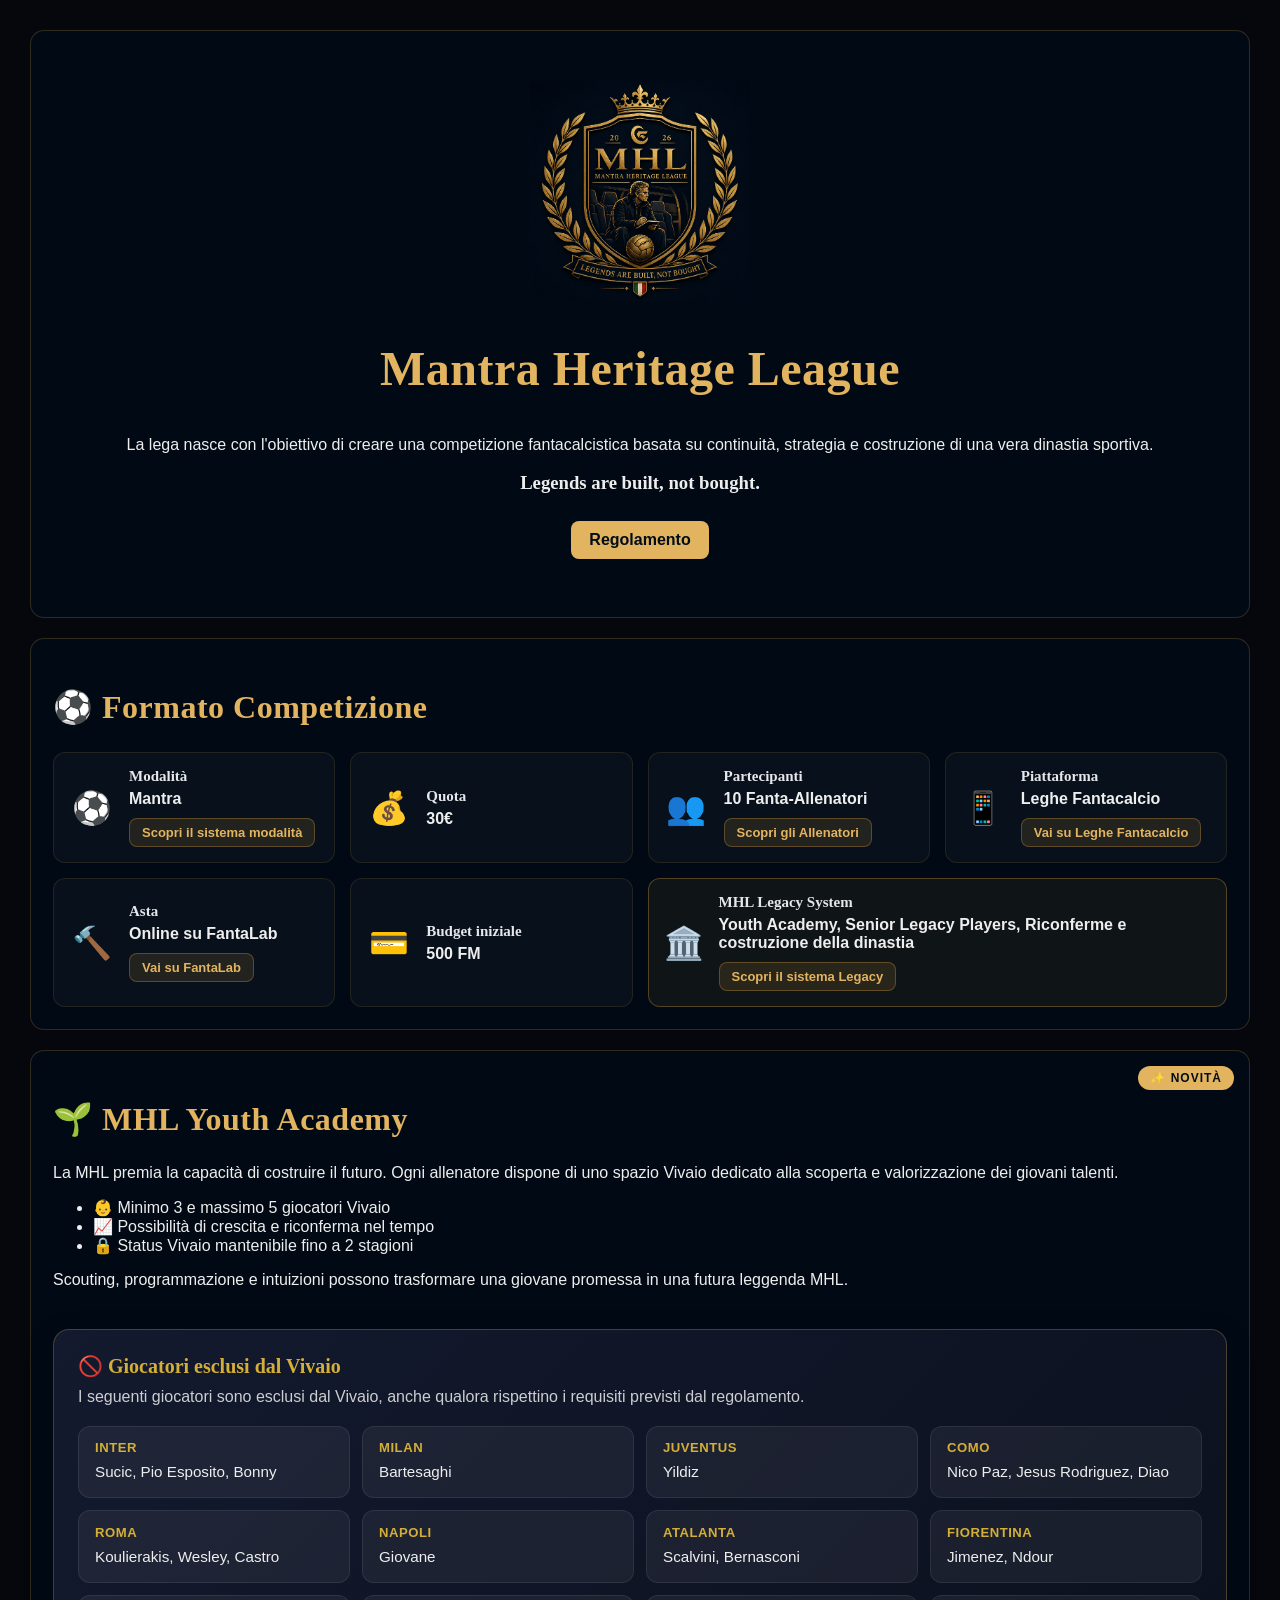
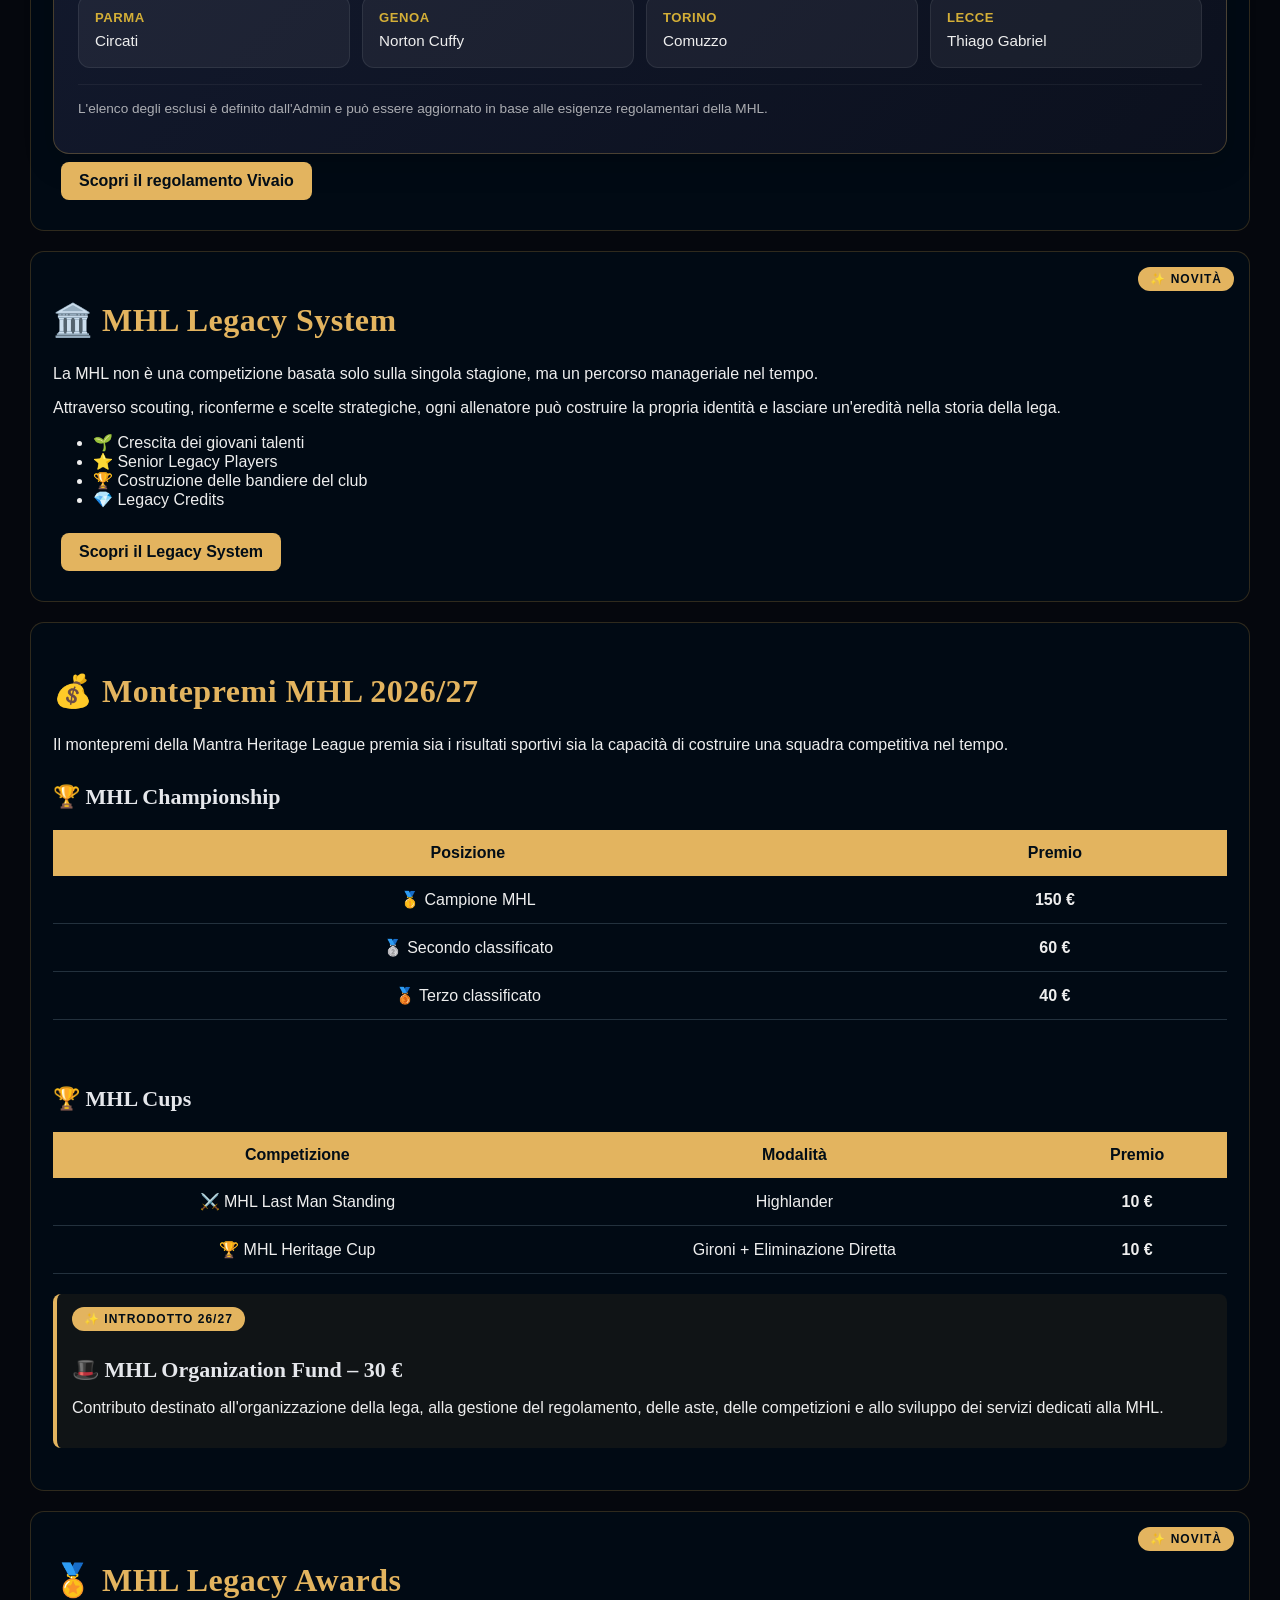
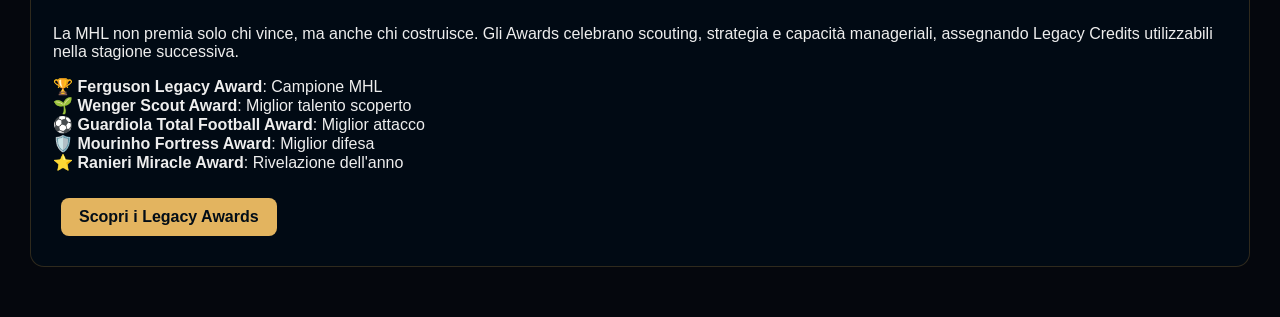
<file: index.html>
<!doctype html>
<html>

<head>
    <meta charset="utf-8">
    <meta name="viewport" content="width=device-width,initial-scale=1">
    <link rel="stylesheet" href="css/style.css">
    <title>MHL</title>
</head>


<body>

<div class="wrap">

    <main class="main">
        <section class="hero">

            <div class="hero-logo">
                <img src="images/logo-main.png" alt="MHL Logo">
            </div>


            <h1>
                Mantra Heritage League
            </h1>


            <p>
                La lega nasce con l'obiettivo di creare una competizione
                fantacalcistica basata su continuità, strategia e costruzione
                di una vera dinastia sportiva.
            </p>


            <h3>
                Legends are built, not bought.
            </h3>


            <a class="btn" href="regolamento.html">
                Regolamento
            </a>

        </section>





        <div class="card" id="formato">


            <h2>
                ⚽ Formato Competizione
            </h2>


            <div class="format-grid">



                <div class="format-item">

                    <div class="format-icon">
                        ⚽
                    </div>


                    <div>

                        <h3>
                            Modalità
                        </h3>

                        <p>
                            Mantra
                        </p>


                        <a class="mini-btn"
                           href="https://www.fantacalcio.it/regolamenti/sistema-mantra">

                            Scopri il sistema modalità

                        </a>


                    </div>

                </div>





                <div class="format-item">

                    <div class="format-icon">
                        💰
                    </div>


                    <div>

                        <h3>
                            Quota
                        </h3>


                        <p>
                            30€
                        </p>


                    </div>

                </div>





                <div class="format-item">

                    <div class="format-icon">
                        👥
                    </div>


                    <div>

                        <h3>
                            Partecipanti
                        </h3>


                        <p>
                            10 Fanta-Allenatori
                        </p>


                        <a class="mini-btn"
                           href="allenatori.html">

                            Scopri gli Allenatori

                        </a>


                    </div>

                </div>





                <div class="format-item">

                    <div class="format-icon">
                        📱
                    </div>


                    <div>

                        <h3>
                            Piattaforma
                        </h3>


                        <p>
                            Leghe Fantacalcio
                        </p>


                        <a class="mini-btn"
                           href="https://leghe.fantacalcio.it/">

                            Vai su Leghe Fantacalcio

                        </a>


                    </div>

                </div>





                <div class="format-item">

                    <div class="format-icon">
                        🔨
                    </div>


                    <div>

                        <h3>
                            Asta
                        </h3>


                        <p>
                            Online su FantaLab
                        </p>


                        <a class="mini-btn"
                           href="https://www.fantalab.it/">

                            Vai su FantaLab

                        </a>


                    </div>

                </div>





                <div class="format-item">

                    <div class="format-icon">
                        💳
                    </div>


                    <div>

                        <h3>
                            Budget iniziale
                        </h3>


                        <p>
                            500 FM
                        </p>


                    </div>

                </div>





                <div class="format-item legacy">

                    <div class="format-icon">
                        🏛️
                    </div>


                    <div>

                        <h3>
                            MHL Legacy System
                        </h3>


                        <p>
                            Youth Academy, Senior Legacy Players,
                            Riconferme e costruzione della dinastia
                        </p>


                        <a class="mini-btn"
                           href="#legacy-system">

                            Scopri il sistema Legacy

                        </a>


                    </div>

                </div>


            </div>


        </div>





        <div class="card feature-card" id="youth-academy">


            <span class="badge-new">
                ✨ NOVITÀ
            </span>


            <h2>
                🌱 MHL Youth Academy
            </h2>


            <p>
                La MHL premia la capacità di costruire il futuro.
                Ogni allenatore dispone di uno spazio Vivaio dedicato
                alla scoperta e valorizzazione dei giovani talenti.
            </p>



            <ul>

                <li>
                    👶 Minimo  3 e massimo 5 giocatori Vivaio
                </li>

                <li>
                    📈 Possibilità di crescita e riconferma nel tempo
                </li>

                <li>
                    🔒 Status Vivaio mantenibile fino a 2 stagioni
                </li>

            </ul>



            <p>
                Scouting, programmazione e intuizioni possono trasformare
                una giovane promessa in una futura leggenda MHL.
            </p>

            <div class="excluded-players">
                <h3>🚫 Giocatori esclusi dal Vivaio</h3>

                <p class="excluded-players-intro">
                    I seguenti giocatori sono esclusi dal Vivaio, anche qualora rispettino
                    i requisiti previsti dal regolamento.
                </p>

                <ul class="excluded-teams">
                    <li class="excluded-team">
                        <span class="excluded-team-name">Inter</span>
                        <span class="excluded-team-players">
                Sucic, Pio Esposito, Bonny
            </span>
                    </li>

                    <li class="excluded-team">
                        <span class="excluded-team-name">Milan</span>
                        <span class="excluded-team-players">
                Bartesaghi
            </span>
                    </li>

                    <li class="excluded-team">
                        <span class="excluded-team-name">Juventus</span>
                        <span class="excluded-team-players">
                Yildiz
            </span>
                    </li>

                    <li class="excluded-team">
                        <span class="excluded-team-name">Como</span>
                        <span class="excluded-team-players">
                Nico Paz, Jesus Rodriguez, Diao
            </span>
                    </li>

                    <li class="excluded-team">
                        <span class="excluded-team-name">Roma</span>
                        <span class="excluded-team-players">
                Koulierakis, Wesley, Castro
            </span>
                    </li>

                    <li class="excluded-team">
                        <span class="excluded-team-name">Napoli</span>
                        <span class="excluded-team-players">
                Giovane
            </span>
                    </li>

                    <li class="excluded-team">
                        <span class="excluded-team-name">Atalanta</span>
                        <span class="excluded-team-players">
                Scalvini, Bernasconi
            </span>
                    </li>

                    <li class="excluded-team">
                        <span class="excluded-team-name">Fiorentina</span>
                        <span class="excluded-team-players">
                Jimenez, Ndour
            </span>
                    </li>

                    <li class="excluded-team">
                        <span class="excluded-team-name">Parma</span>
                        <span class="excluded-team-players">
                Circati
            </span>
                    </li>

                    <li class="excluded-team">
                        <span class="excluded-team-name">Genoa</span>
                        <span class="excluded-team-players">
                Norton Cuffy
            </span>
                    </li>

                    <li class="excluded-team">
                        <span class="excluded-team-name">Torino</span>
                        <span class="excluded-team-players">
                Comuzzo
            </span>
                    </li>

                    <li class="excluded-team">
                        <span class="excluded-team-name">Lecce</span>
                        <span class="excluded-team-players">
                Thiago Gabriel
            </span>
                    </li>
                </ul>

                <p class="excluded-note">
                    L'elenco degli esclusi è definito dall'Admin e può essere aggiornato
                    in base alle esigenze regolamentari della MHL.
                </p>
            </div>

            <a class="btn" href="regolamento.html#youth-academy">

                Scopri il regolamento Vivaio

            </a>

        </div>

        <div class="card feature-card" id="legacy-system">


            <span class="badge-new">
                ✨ NOVITÀ
            </span>


            <h2>
                🏛️ MHL Legacy System
            </h2>


            <p>
                La MHL non è una competizione basata solo sulla singola stagione,
                ma un percorso manageriale nel tempo.
            </p>


            <p>
                Attraverso scouting, riconferme e scelte strategiche,
                ogni allenatore può costruire la propria identità
                e lasciare un'eredità nella storia della lega.
            </p>


            <ul>

                <li>
                    🌱 Crescita dei giovani talenti
                </li>


                <li>
                    ⭐ Senior Legacy Players
                </li>


                <li>
                    🏆 Costruzione delle bandiere del club
                </li>


                <li>
                    💎 Legacy Credits
                </li>

            </ul>


            <a class="btn" href="regolamento.html#legacy-system">

                Scopri il Legacy System

            </a>


        </div>





        <div class="card" id="premi">

            <h2>
                💰 Montepremi MHL 2026/27
            </h2>


            <p>
                Il montepremi della Mantra Heritage League premia sia i risultati
                sportivi sia la capacità di costruire una squadra competitiva nel tempo.
            </p>


            <h3>
                🏆 MHL Championship
            </h3>


            <table class="table">

                <tr>
                    <th>Posizione</th>
                    <th>Premio</th>
                </tr>


                <tr>
                    <td>🥇 Campione MHL</td>
                    <td><strong>150 €</strong></td>
                </tr>


                <tr>
                    <td>🥈 Secondo classificato</td>
                    <td><strong>60 €</strong></td>
                </tr>


                <tr>
                    <td>🥉 Terzo classificato</td>
                    <td><strong>40 €</strong></td>
                </tr>


            </table>



            <br><br>


            <h3>
                🏆 MHL Cups
            </h3>


            <table class="table">

                <tr>
                    <th>Competizione</th>
                    <th>Modalità</th>
                    <th>Premio</th>
                </tr>


                <tr>
                    <td>
                        ⚔️ MHL Last Man Standing
                    </td>

                    <td>
                        Highlander
                    </td>

                    <td>
                        <strong>10 €</strong>
                    </td>

                </tr>



                <tr>

                    <td>
                        🏆 MHL Heritage Cup
                    </td>

                    <td>
                        Gironi + Eliminazione Diretta
                    </td>

                    <td>
                        <strong>10 €</strong>
                    </td>

                </tr>


            </table>



            <div class="fund-box">

        <span class="badge-new">
            ✨ INTRODOTTO 26/27
        </span>


                <h3>
                    🎩 MHL Organization Fund – 30 €
                </h3>


                <p>
                    Contributo destinato all'organizzazione della lega,
                    alla gestione del regolamento, delle aste, delle competizioni
                    e allo sviluppo dei servizi dedicati alla MHL.
                </p>


            </div>


        </div>





        <div class="card feature-card" id="awards">


            <span class="badge-new">
                ✨ NOVITÀ
            </span>


            <h2>
                🏅 MHL Legacy Awards
            </h2>


            <p>
                La MHL non premia solo chi vince, ma anche chi costruisce.
                Gli Awards celebrano scouting, strategia e capacità manageriali,
                assegnando Legacy Credits utilizzabili nella stagione successiva.
            </p>



            <div class="awards-preview">


                <div>
                    🏆 <strong>Ferguson Legacy Award</strong>: Campione MHL
                </div>


                <div>
                    🌱 <strong>Wenger Scout Award</strong>: Miglior talento scoperto
                </div>


                <div>
                    ⚽ <strong>Guardiola Total Football Award</strong>: Miglior attacco
                </div>


                <div>
                    🛡️ <strong>Mourinho Fortress Award</strong>: Miglior difesa
                </div>


                <div>
                    ⭐ <strong>Ranieri Miracle Award</strong>: Rivelazione dell'anno
                </div>


            </div>


            <br>


            <a class="btn" href="mhl-legacy-archive.html">

                Scopri i Legacy Awards

            </a>


        </div>



    </main>


</div>

</body>

</html>
</file>
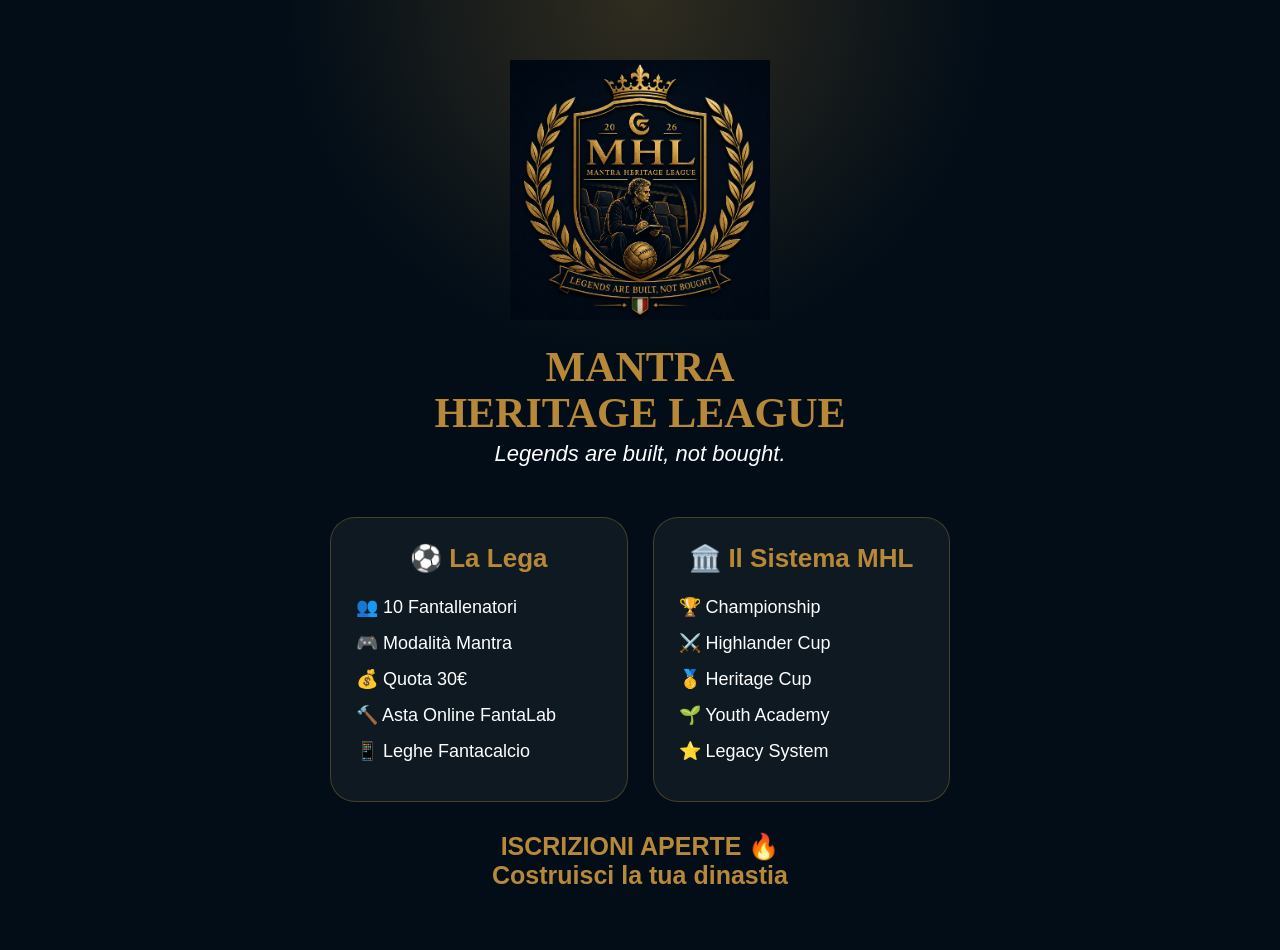
<file: locandina.html>
<!doctype html>
<html>

<head>

    <meta charset="utf-8">
    <meta name="viewport" content="width=device-width,initial-scale=1">

    <title>MHL 2026/27</title>


    <style>

        * {
            box-sizing:border-box;
        }


        body {

            margin:0;

            min-height:100vh;

            background:#020d17;

            color:white;

            font-family:"Segoe UI",Arial,sans-serif;

            display:flex;

            justify-content:center;

        }


        .poster {

            width:100%;

            max-width:700px;

            min-height:100vh;

            padding:60px 40px;

            text-align:center;


            background:
                    radial-gradient(
                            circle at top,
                            rgba(184,136,57,.25),
                            transparent 35%
                    ),
                    #020d17;

        }



        .logo img {

            width:260px;

            height:260px;

            object-fit:contain;

        }



        h1 {

            margin:20px 0 5px;

            color:#b88839;

            font-family:Georgia,serif;

            font-size:42px;

            line-height:1.1;

        }



        .claim {

            font-size:22px;

            font-style:italic;

            margin-bottom:50px;

        }



        .badge {

            display:inline-block;

            padding:12px 25px;

            border-radius:30px;

            background:#b88839;

            color:#020d17;

            font-weight:bold;

            margin-bottom:35px;

        }



        /*
        =========================
        CARDS AFFIANCATE
        =========================
        */


        .cards-container {

            display:grid;

            grid-template-columns:repeat(2,1fr);

            gap:25px;

            margin-bottom:25px;

        }



        .card {

            background:rgba(255,255,255,.05);

            border:1px solid rgba(184,136,57,.35);

            border-radius:25px;

            padding:25px;

            margin-bottom:25px;

        }


        .cards-container .card {

            margin-bottom:0;

        }



        .card h2 {

            color:#b88839;

            margin-top:0;

            font-size:26px;

        }



        .item {

            text-align:left;

            font-size:18px;

            margin:14px 0;

        }



        .footer {

            margin-top:30px;

            font-size:25px;

            color:#b88839;

            font-weight:bold;

        }



        @media(max-width:700px) {


            .poster {

                padding:40px 20px;

            }


            .logo img {

                width:220px;

                height:220px;

            }


            h1 {

                font-size:34px;

            }


            .cards-container {

                grid-template-columns:1fr;

            }


        }



    </style>


</head>


<body>


<div class="poster">


    <div class="logo">

        <img src="images/logo-main.png" alt="MHL Logo">

    </div>


    <h1>
        MANTRA<br>
        HERITAGE LEAGUE
    </h1>


    <div class="claim">
        Legends are built, not bought.
    </div>

    <div class="cards-container">


        <div class="card">


            <h2>
                ⚽ La Lega
            </h2>


            <div class="item">
                👥 10 Fantallenatori
            </div>


            <div class="item">
                🎮 Modalità Mantra
            </div>


            <div class="item">
                💰 Quota 30€
            </div>


            <div class="item">
                🔨 Asta Online FantaLab
            </div>


            <div class="item">
                📱 Leghe Fantacalcio
            </div>


        </div>





        <div class="card">


            <h2>
                🏛️ Il Sistema MHL
            </h2>


            <div class="item">
                🏆 Championship
            </div>


            <div class="item">
                ⚔️ Highlander Cup
            </div>


            <div class="item">
                🥇 Heritage Cup
            </div>


            <div class="item">
                🌱 Youth Academy
            </div>


            <div class="item">
                ⭐ Legacy System
            </div>


        </div>


    </div>





    <div class="footer">

        ISCRIZIONI APERTE 🔥

        <br>

        Costruisci la tua dinastia

    </div>


</div>


</body>

</html>
</file>
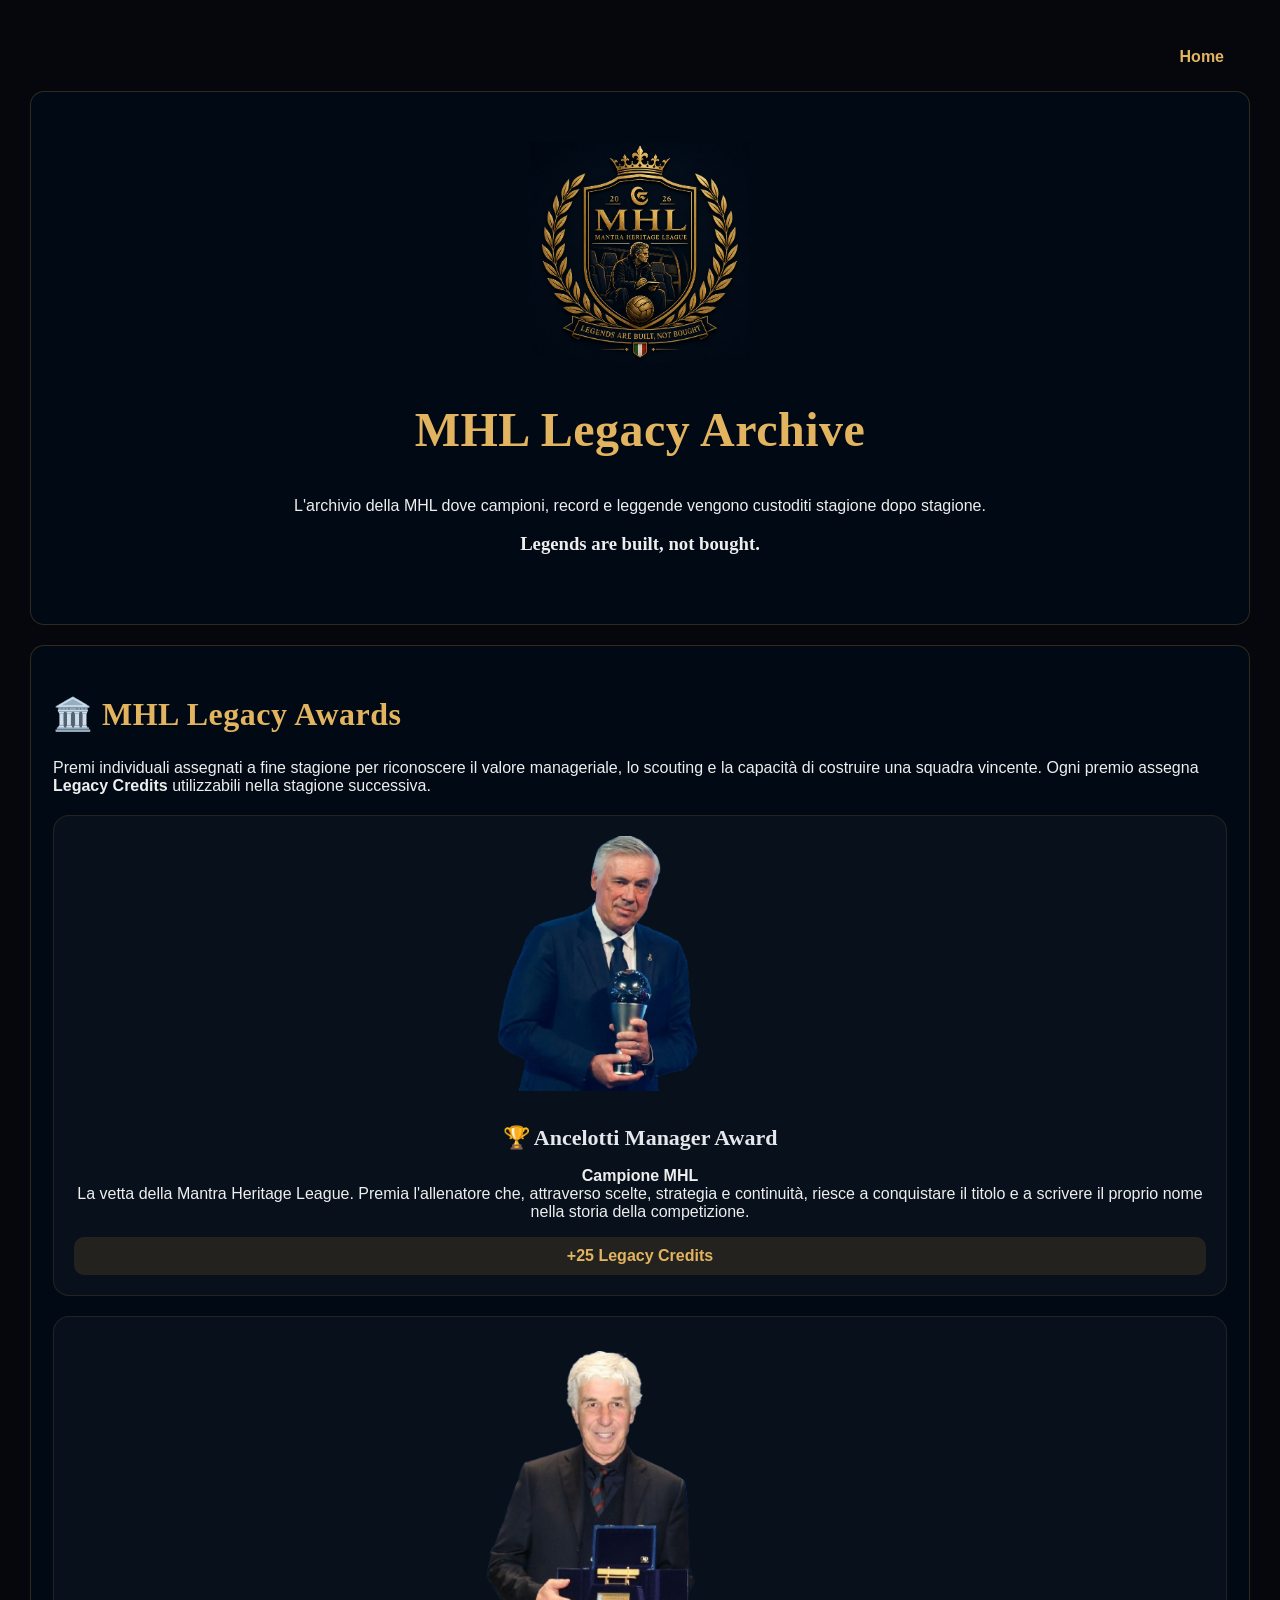
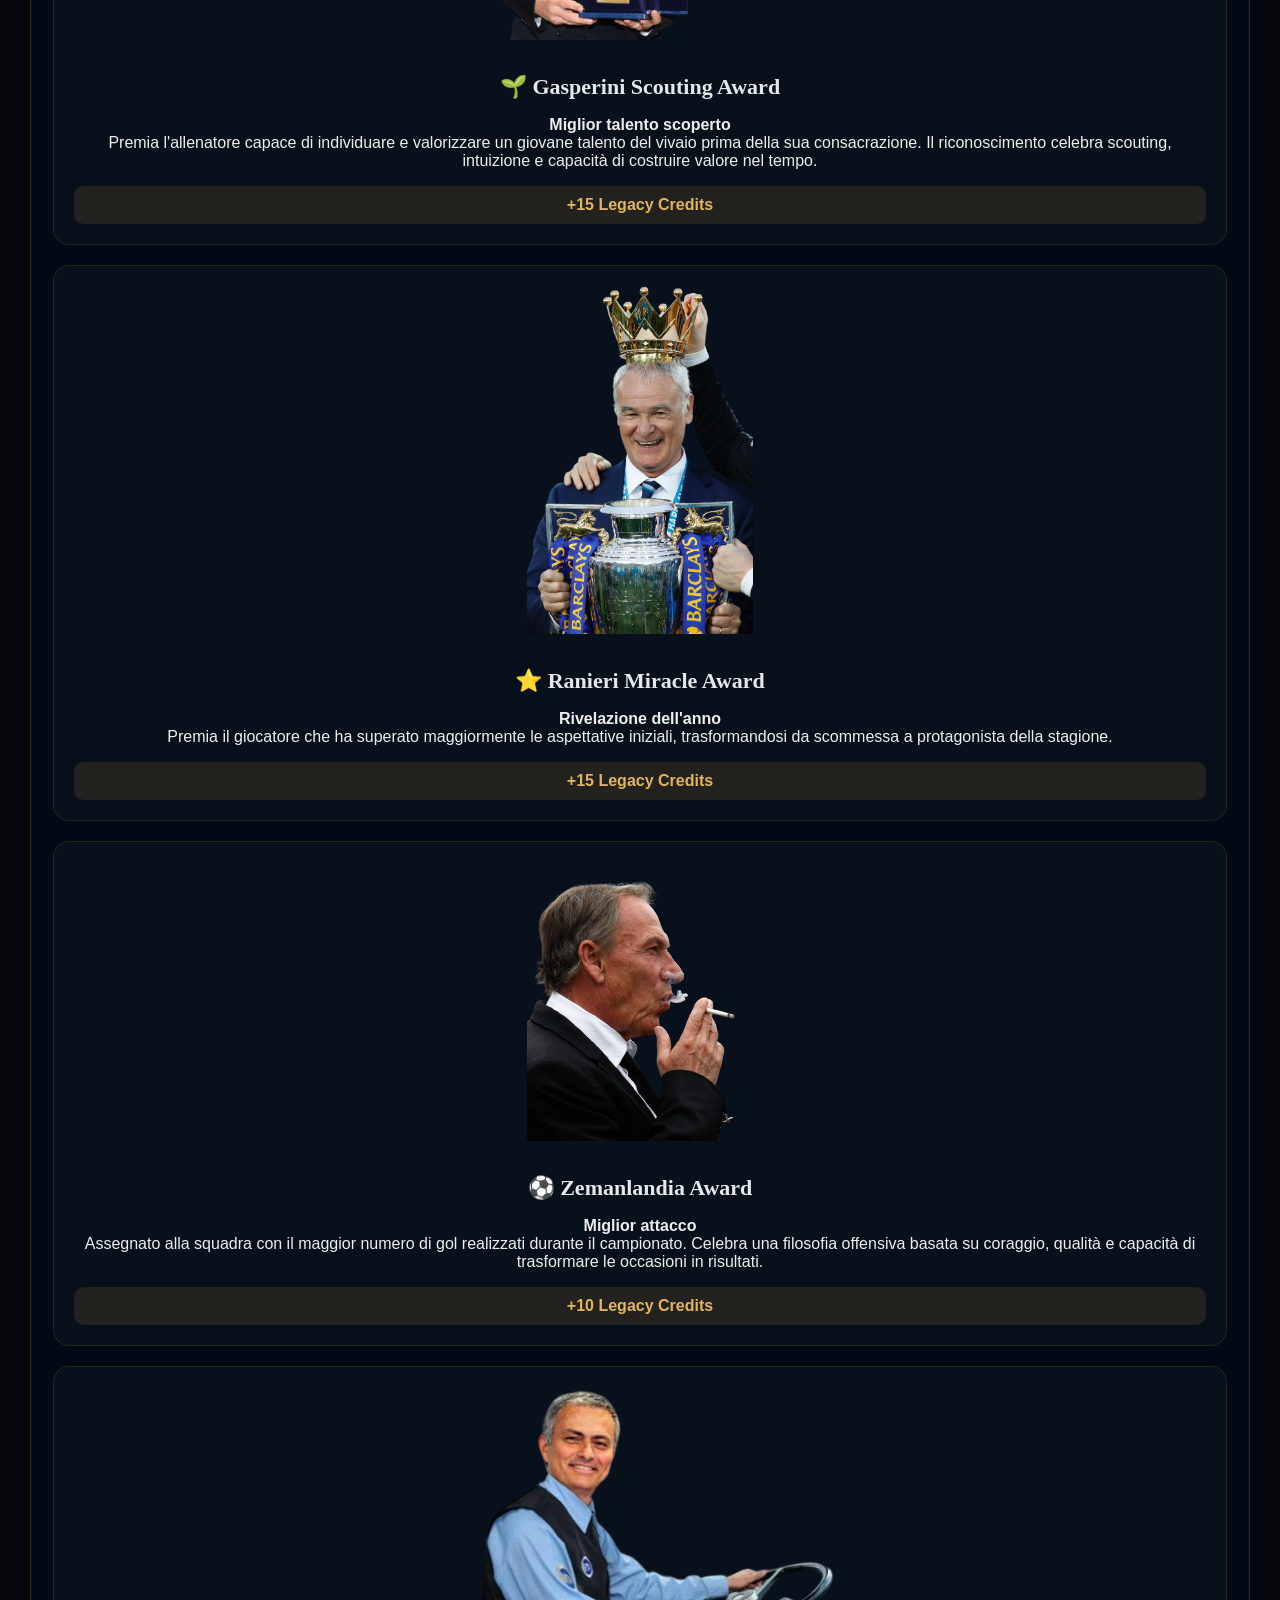
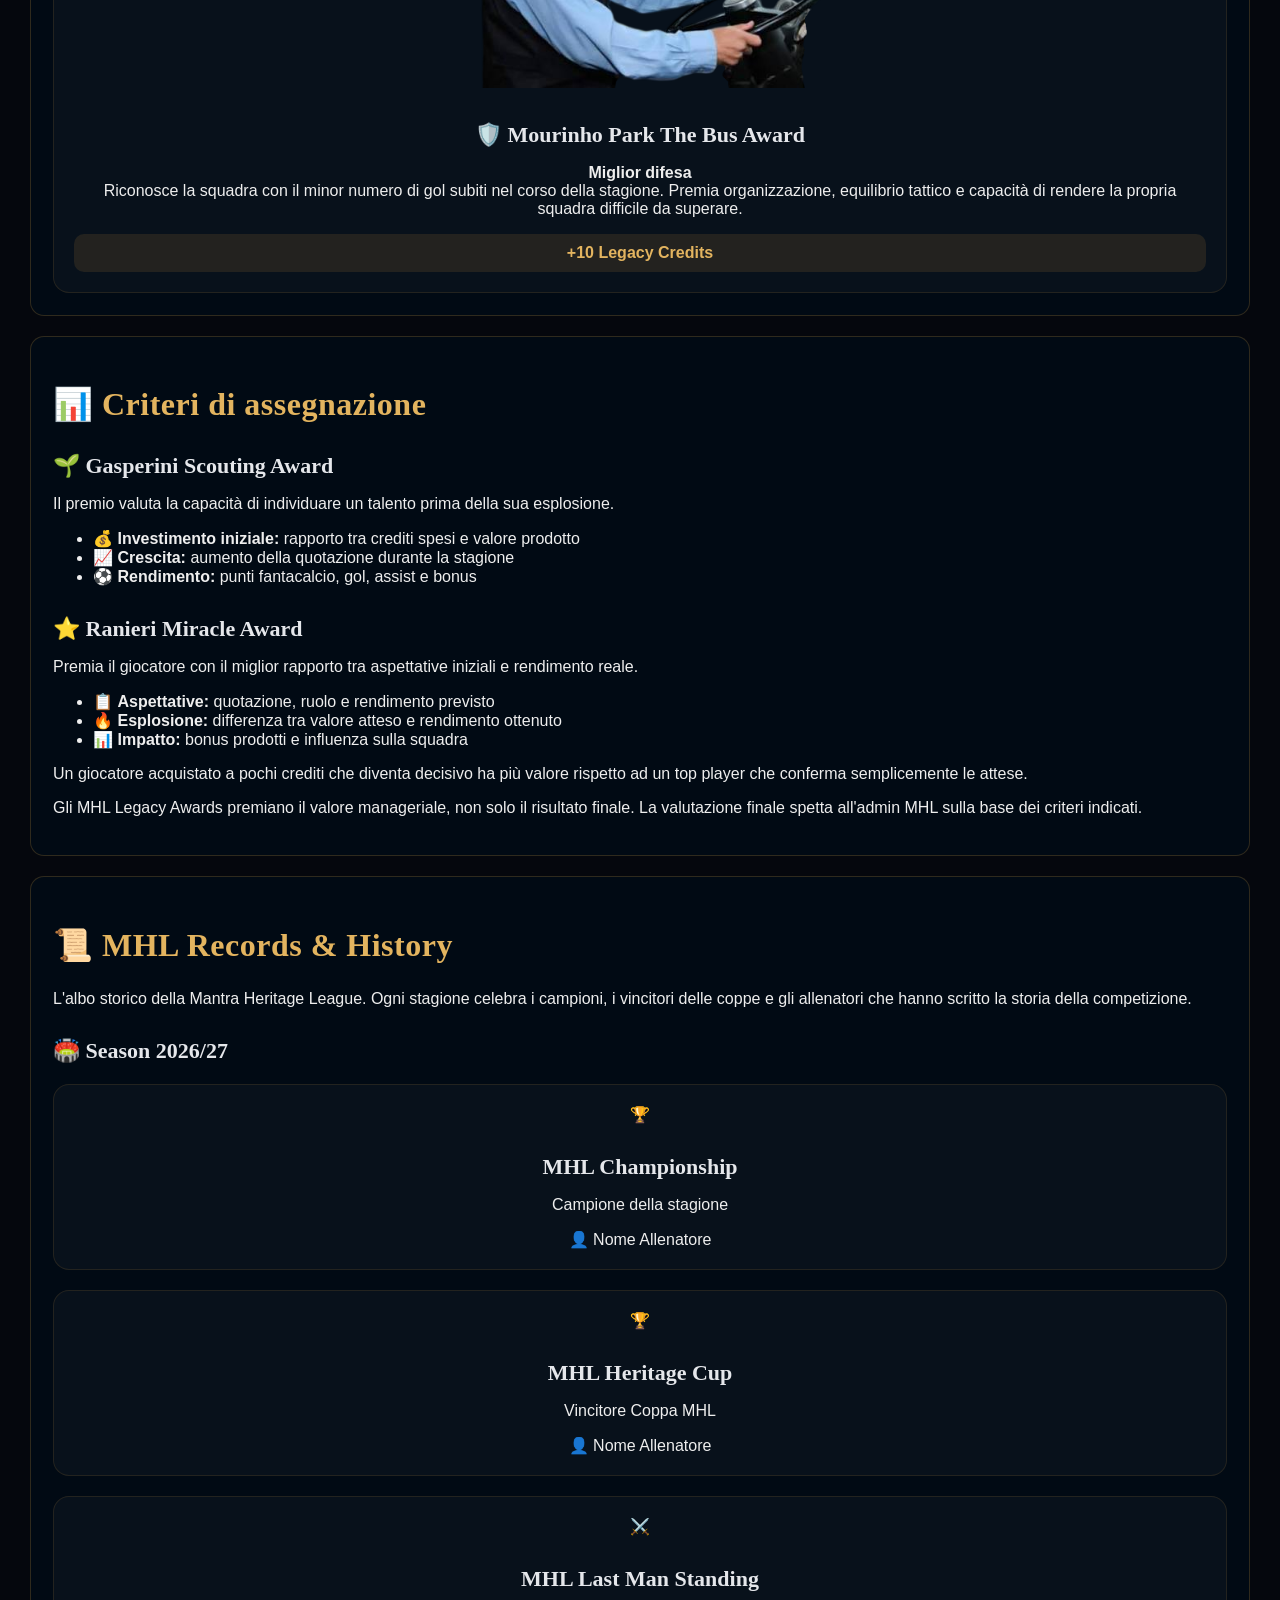
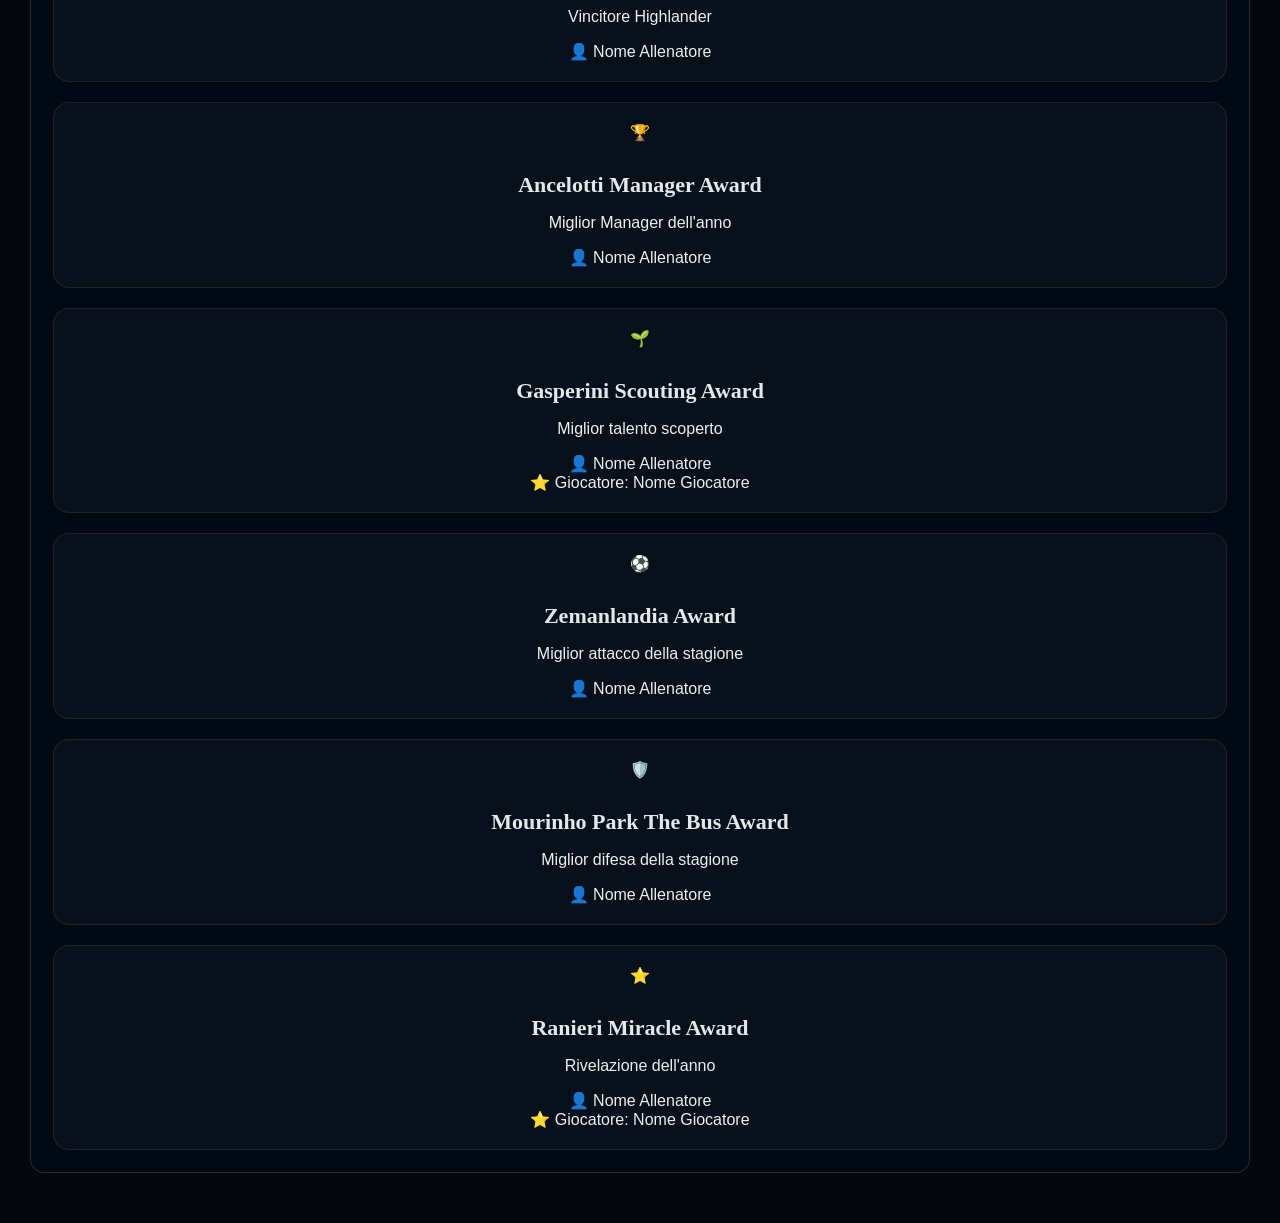
<file: mhl-legacy-archive.html>
<!doctype html>
<html>
<head>
    <meta charset="utf-8">
    <meta name="viewport" content="width=device-width,initial-scale=1">
    <link rel="stylesheet" href="css/style.css">
    <title>MHL - Legacy Archive</title>
</head>

<body>

<div class="wrap">

    <main class="main">

        <a class="btn home-btn" href="index.html">
            Home
        </a>

        <section class="hero">

            <div class="hero-logo">
                <img src="images/logo-main.png" alt="MHL Logo">
            </div>

            <h1>MHL Legacy Archive</h1>

            <p>
                L'archivio della MHL dove campioni, record e leggende
                vengono custoditi stagione dopo stagione.
            </p>

            <h3>
                Legends are built, not bought.
            </h3>

        </section>



        <div class="card">

            <h2>🏛️ MHL Legacy Awards</h2>

            <p>
                Premi individuali assegnati a fine stagione per riconoscere il valore
                manageriale, lo scouting e la capacità di costruire una squadra vincente.
                Ogni premio assegna <strong>Legacy Credits</strong> utilizzabili nella stagione successiva.
            </p>



            <div class="awards-grid">


                <div class="award-card">

                    <div>
                        <img class="award-logo" src="images/ancelotti.png">
                    </div>

                    <h3>🏆 Ancelotti Manager Award</h3>

                    <p>
                        <strong>Campione MHL</strong><br>
                        La vetta della Mantra Heritage League.
                        Premia l'allenatore che, attraverso scelte, strategia e continuità,
                        riesce a conquistare il titolo e a scrivere il proprio nome
                        nella storia della competizione.
                    </p>

                    <div class="award-credit">
                        +25 Legacy Credits
                    </div>

                </div>




                <div class="award-card">

                    <div>
                        <img style="width: 50%; height: 50%" src="images/gasp.png">
                    </div>

                    <h3>🌱 Gasperini Scouting Award</h3>

                    <p>
                        <strong>Miglior talento scoperto</strong><br>
                        Premia l'allenatore capace di individuare e valorizzare
                        un giovane talento del vivaio prima della sua consacrazione.
                        Il riconoscimento celebra scouting, intuizione e capacità
                        di costruire valore nel tempo.
                    </p>

                    <div class="award-credit">
                        +15 Legacy Credits
                    </div>

                </div>

                <div class="award-card">

                    <div>
                        <img style="width: 20%; height: 20%;" src="images/ranieri.png">
                    </div>

                    <h3>⭐ Ranieri Miracle Award</h3>

                    <p>
                        <strong>Rivelazione dell'anno</strong><br>
                        Premia il giocatore che ha superato maggiormente
                        le aspettative iniziali, trasformandosi da scommessa
                        a protagonista della stagione.
                    </p>

                    <div class="award-credit">
                        +15 Legacy Credits
                    </div>

                </div>


                <div class="award-card">

                    <div>
                        <img style="width: 20%; height: 20%" src="images/zeman.png">
                    </div>

                    <h3>⚽ Zemanlandia Award</h3>

                    <p>
                        <strong>Miglior attacco</strong><br>
                        Assegnato alla squadra con il maggior numero di gol realizzati
                        durante il campionato.
                        Celebra una filosofia offensiva basata su coraggio,
                        qualità e capacità di trasformare le occasioni in risultati.
                    </p>

                    <div class="award-credit">
                        +10 Legacy Credits
                    </div>

                </div>




                <div class="award-card">

                    <div>
                        <img class="award-logo" src="images/mou.png">
                    </div>

                    <h3>🛡️ Mourinho Park The Bus Award</h3>

                    <p>
                        <strong>Miglior difesa</strong><br>
                        Riconosce la squadra con il minor numero di gol subiti
                        nel corso della stagione.
                        Premia organizzazione, equilibrio tattico e capacità
                        di rendere la propria squadra difficile da superare.
                    </p>

                    <div class="award-credit">
                        +10 Legacy Credits
                    </div>

                </div>

            </div>

        </div>





        <div class="card">


            <h2>📊 Criteri di assegnazione</h2>



            <div class="criteria-box">

                <h3>🌱 Gasperini Scouting Award</h3>

                <p>
                    Il premio valuta la capacità di individuare un talento
                    prima della sua esplosione.
                </p>


                <ul>

                    <li>
                        💰 <strong>Investimento iniziale:</strong>
                        rapporto tra crediti spesi e valore prodotto
                    </li>

                    <li>
                        📈 <strong>Crescita:</strong>
                        aumento della quotazione durante la stagione
                    </li>

                    <li>
                        ⚽ <strong>Rendimento:</strong>
                        punti fantacalcio, gol, assist e bonus
                    </li>

                </ul>

            </div>




            <div class="criteria-box">


                <h3>⭐ Ranieri Miracle Award</h3>


                <p>
                    Premia il giocatore con il miglior rapporto
                    tra aspettative iniziali e rendimento reale.
                </p>


                <ul>

                    <li>
                        📋 <strong>Aspettative:</strong>
                        quotazione, ruolo e rendimento previsto
                    </li>

                    <li>
                        🔥 <strong>Esplosione:</strong>
                        differenza tra valore atteso e rendimento ottenuto
                    </li>

                    <li>
                        📊 <strong>Impatto:</strong>
                        bonus prodotti e influenza sulla squadra
                    </li>

                </ul>


                <p>
                    Un giocatore acquistato a pochi crediti che diventa decisivo
                    ha più valore rispetto ad un top player che conferma semplicemente le attese.
                </p>


            </div>


            <p class="legend-note">
                Gli MHL Legacy Awards premiano il valore manageriale,
                non solo il risultato finale.
                La valutazione finale spetta all'admin MHL sulla base dei criteri indicati.
            </p>


        </div>






        <div class="card">

            <h2>📜 MHL Records & History</h2>

            <p>
                L'albo storico della Mantra Heritage League.
                Ogni stagione celebra i campioni, i vincitori delle coppe
                e gli allenatori che hanno scritto la storia della competizione.
            </p>


            <h3>🏟️ Season 2026/27</h3>


            <div class="history-grid">


                <div class="history-card">

                    <div class="history-icon">🏆</div>

                    <h3>MHL Championship</h3>

                    <p>
                        Campione della stagione
                    </p>

                    <div class="history-owner">
                        👤 Nome Allenatore
                    </div>

                </div>



                <div class="history-card">

                    <div class="history-icon">🏆</div>

                    <h3>MHL Heritage Cup</h3>

                    <p>
                        Vincitore Coppa MHL
                    </p>

                    <div class="history-owner">
                        👤 Nome Allenatore
                    </div>

                </div>



                <div class="history-card">

                    <div class="history-icon">⚔️</div>

                    <h3>MHL Last Man Standing</h3>

                    <p>
                        Vincitore Highlander
                    </p>

                    <div class="history-owner">
                        👤 Nome Allenatore
                    </div>

                </div>



                <div class="history-card">

                    <div class="history-icon">🏆</div>

                    <h3>Ancelotti Manager Award</h3>

                    <p>
                        Miglior Manager dell'anno
                    </p>

                    <div class="history-owner">
                        👤 Nome Allenatore
                    </div>

                </div>



                <div class="history-card">

                    <div class="history-icon">🌱</div>

                    <h3>Gasperini Scouting Award</h3>

                    <p>
                        Miglior talento scoperto
                    </p>

                    <div class="history-owner">
                        👤 Nome Allenatore
                    </div>

                    <div class="history-player">
                        ⭐ Giocatore: Nome Giocatore
                    </div>

                </div>



                <div class="history-card">

                    <div class="history-icon">⚽</div>

                    <h3>Zemanlandia Award</h3>

                    <p>
                        Miglior attacco della stagione
                    </p>

                    <div class="history-owner">
                        👤 Nome Allenatore
                    </div>

                </div>



                <div class="history-card">

                    <div class="history-icon">🛡️</div>

                    <h3>Mourinho Park The Bus Award</h3>

                    <p>
                        Miglior difesa della stagione
                    </p>

                    <div class="history-owner">
                        👤 Nome Allenatore
                    </div>

                </div>



                <div class="history-card">

                    <div class="history-icon">⭐</div>

                    <h3>Ranieri Miracle Award</h3>

                    <p>
                        Rivelazione dell'anno
                    </p>

                    <div class="history-owner">
                        👤 Nome Allenatore
                    </div>

                    <div class="history-player">
                        ⭐ Giocatore: Nome Giocatore
                    </div>

                </div>


            </div>


        </div>



    </main>

</div>

</body>
</html>
</file>
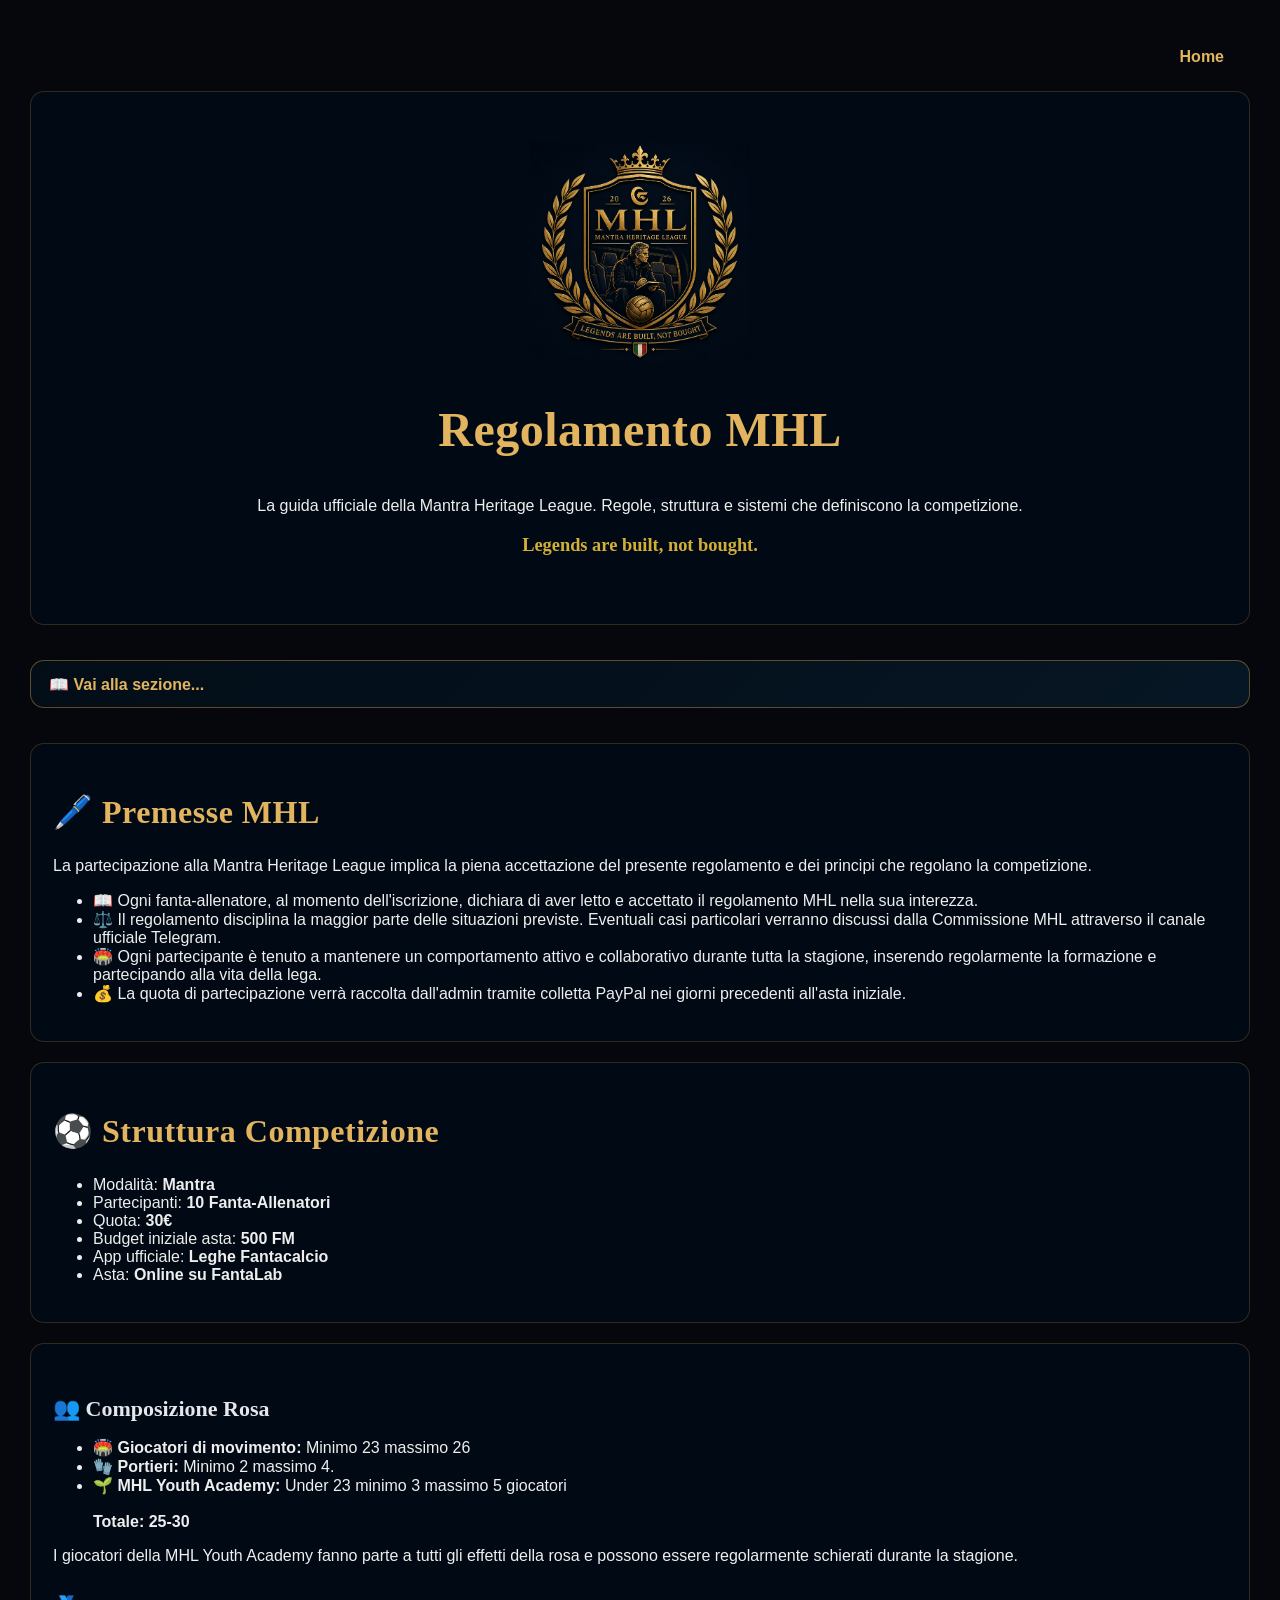
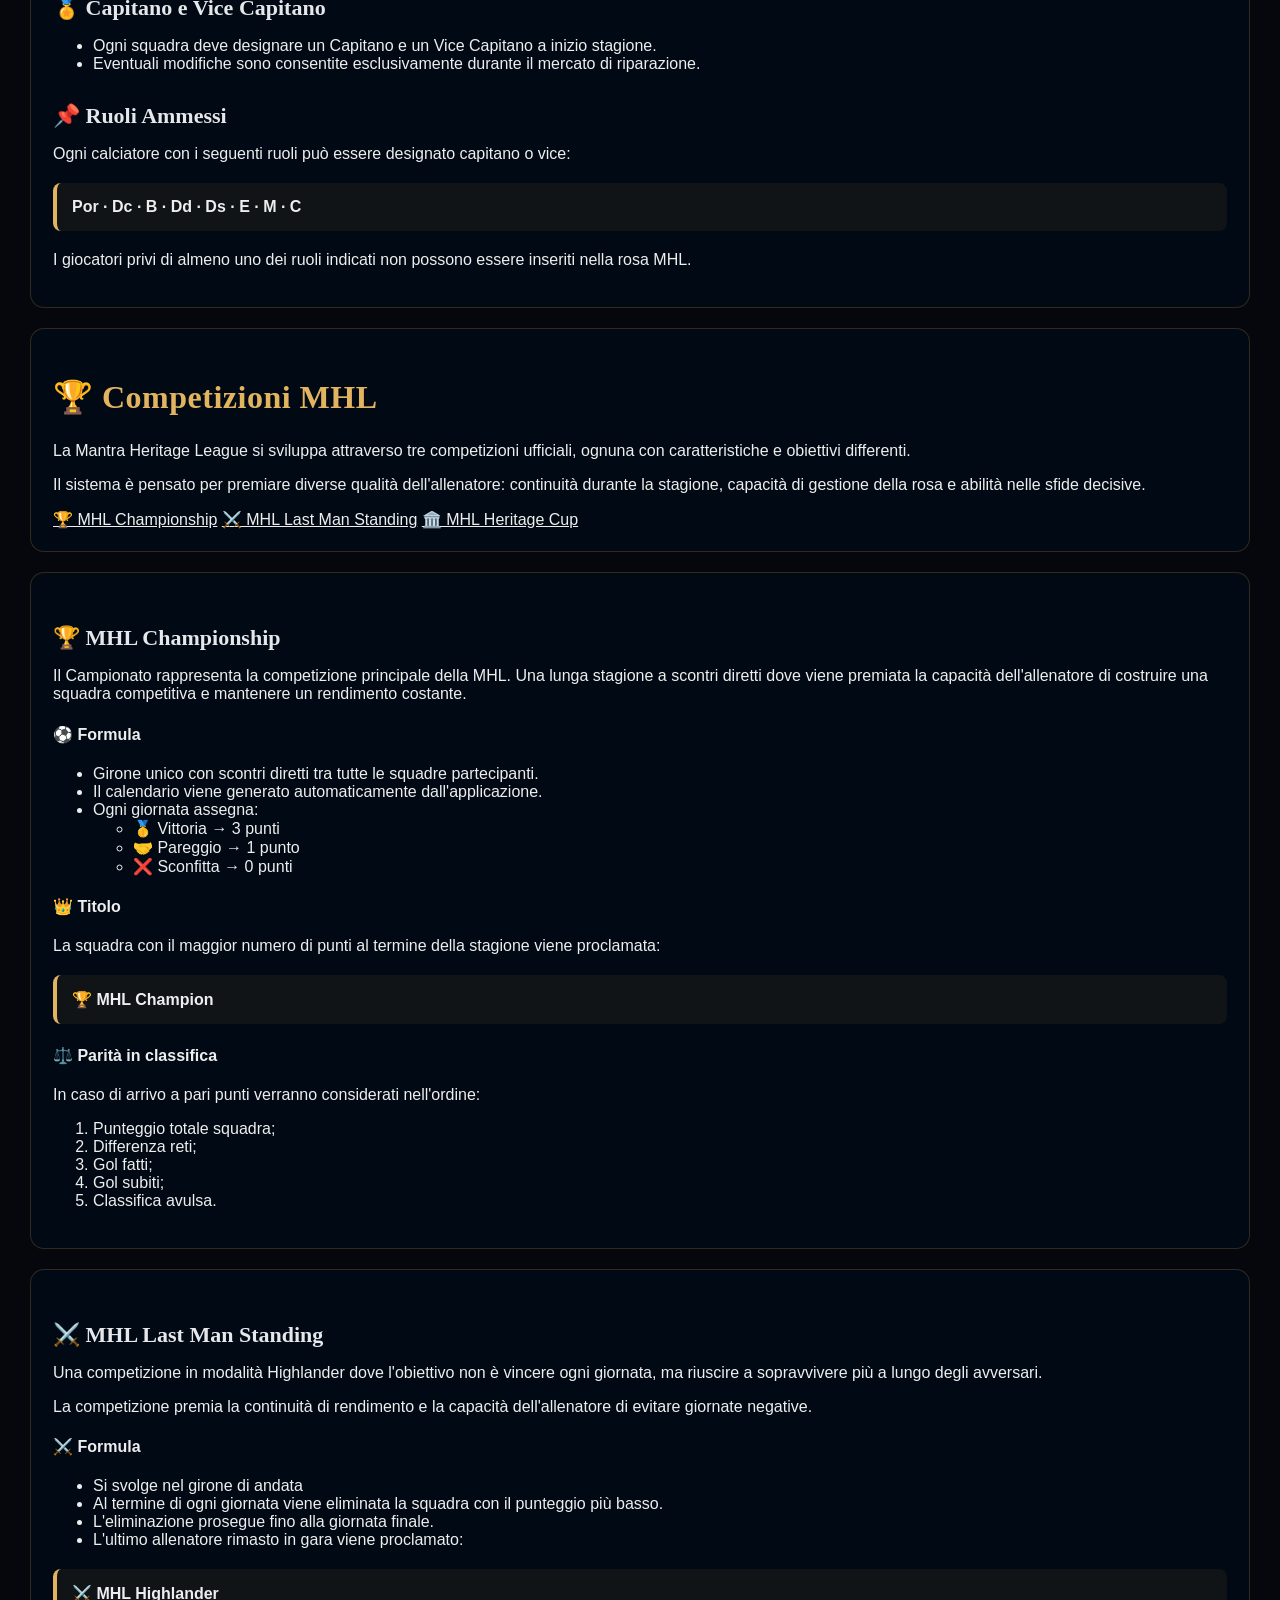
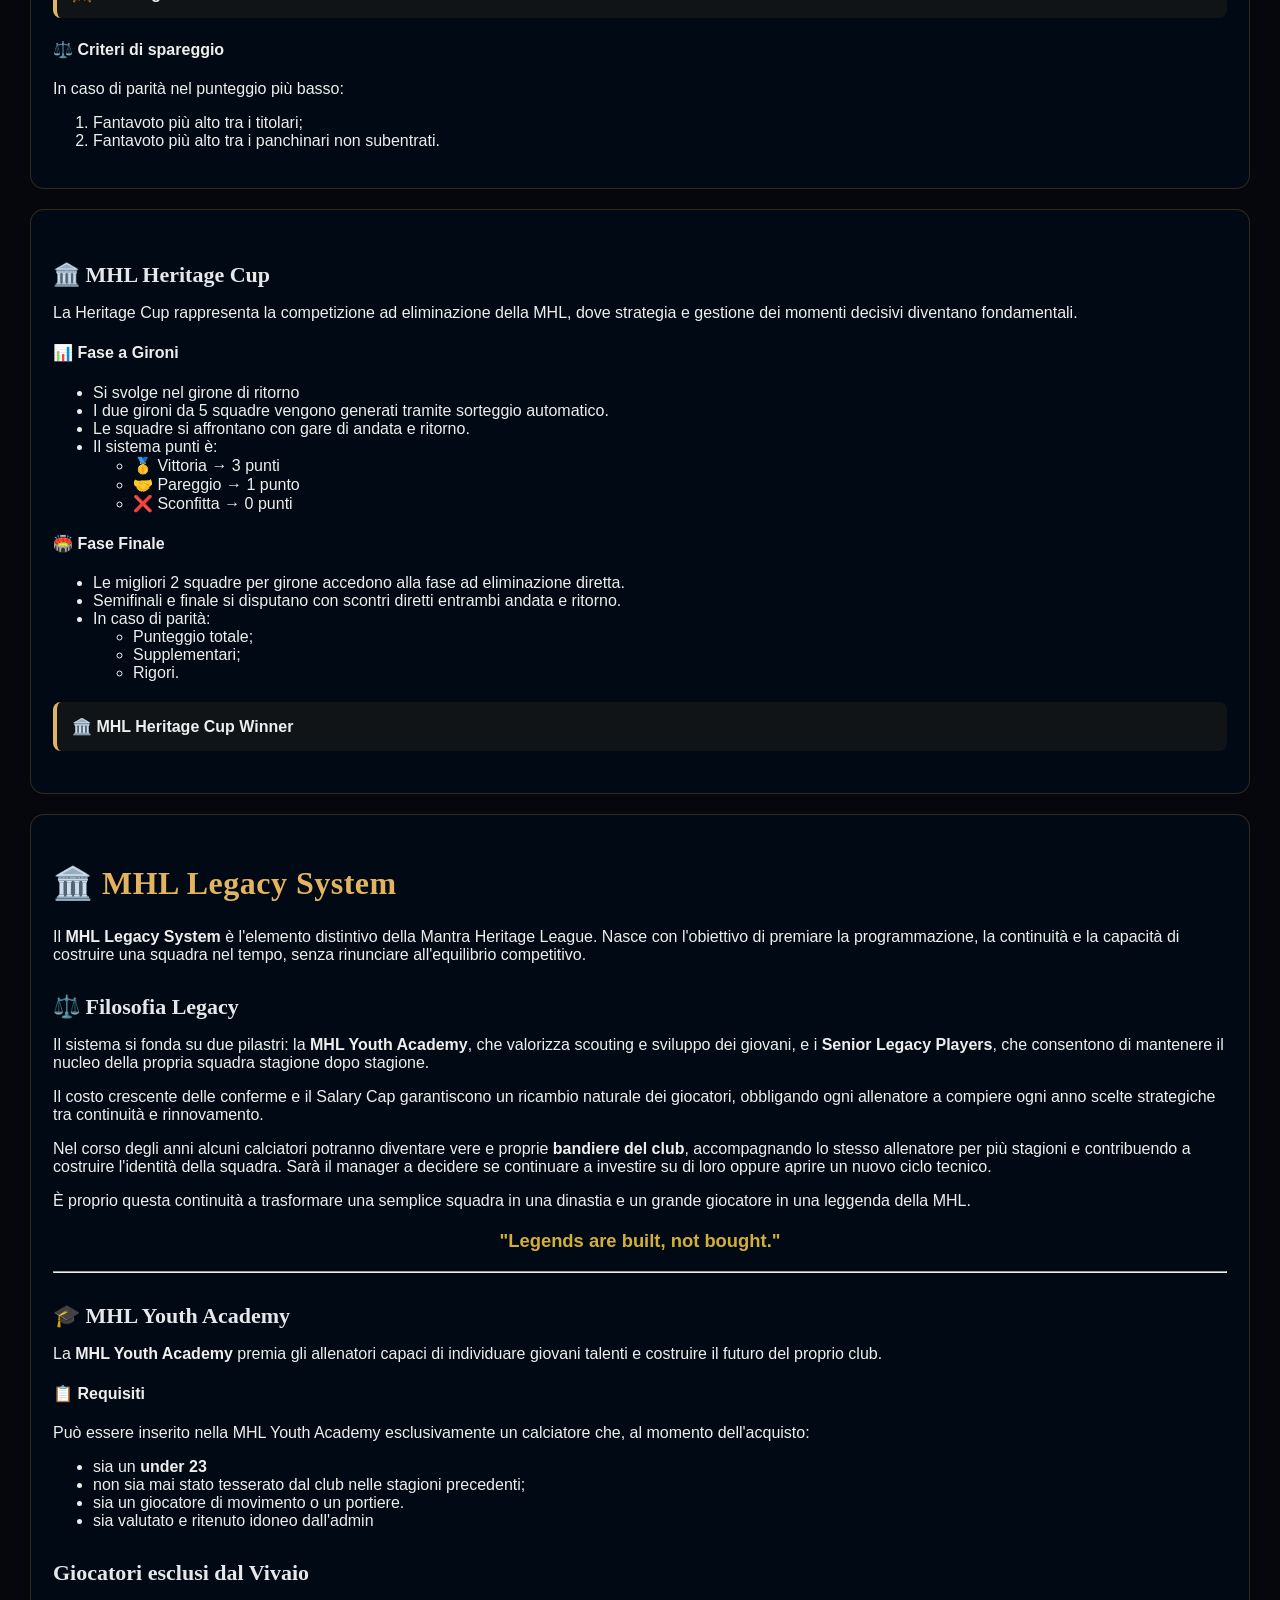
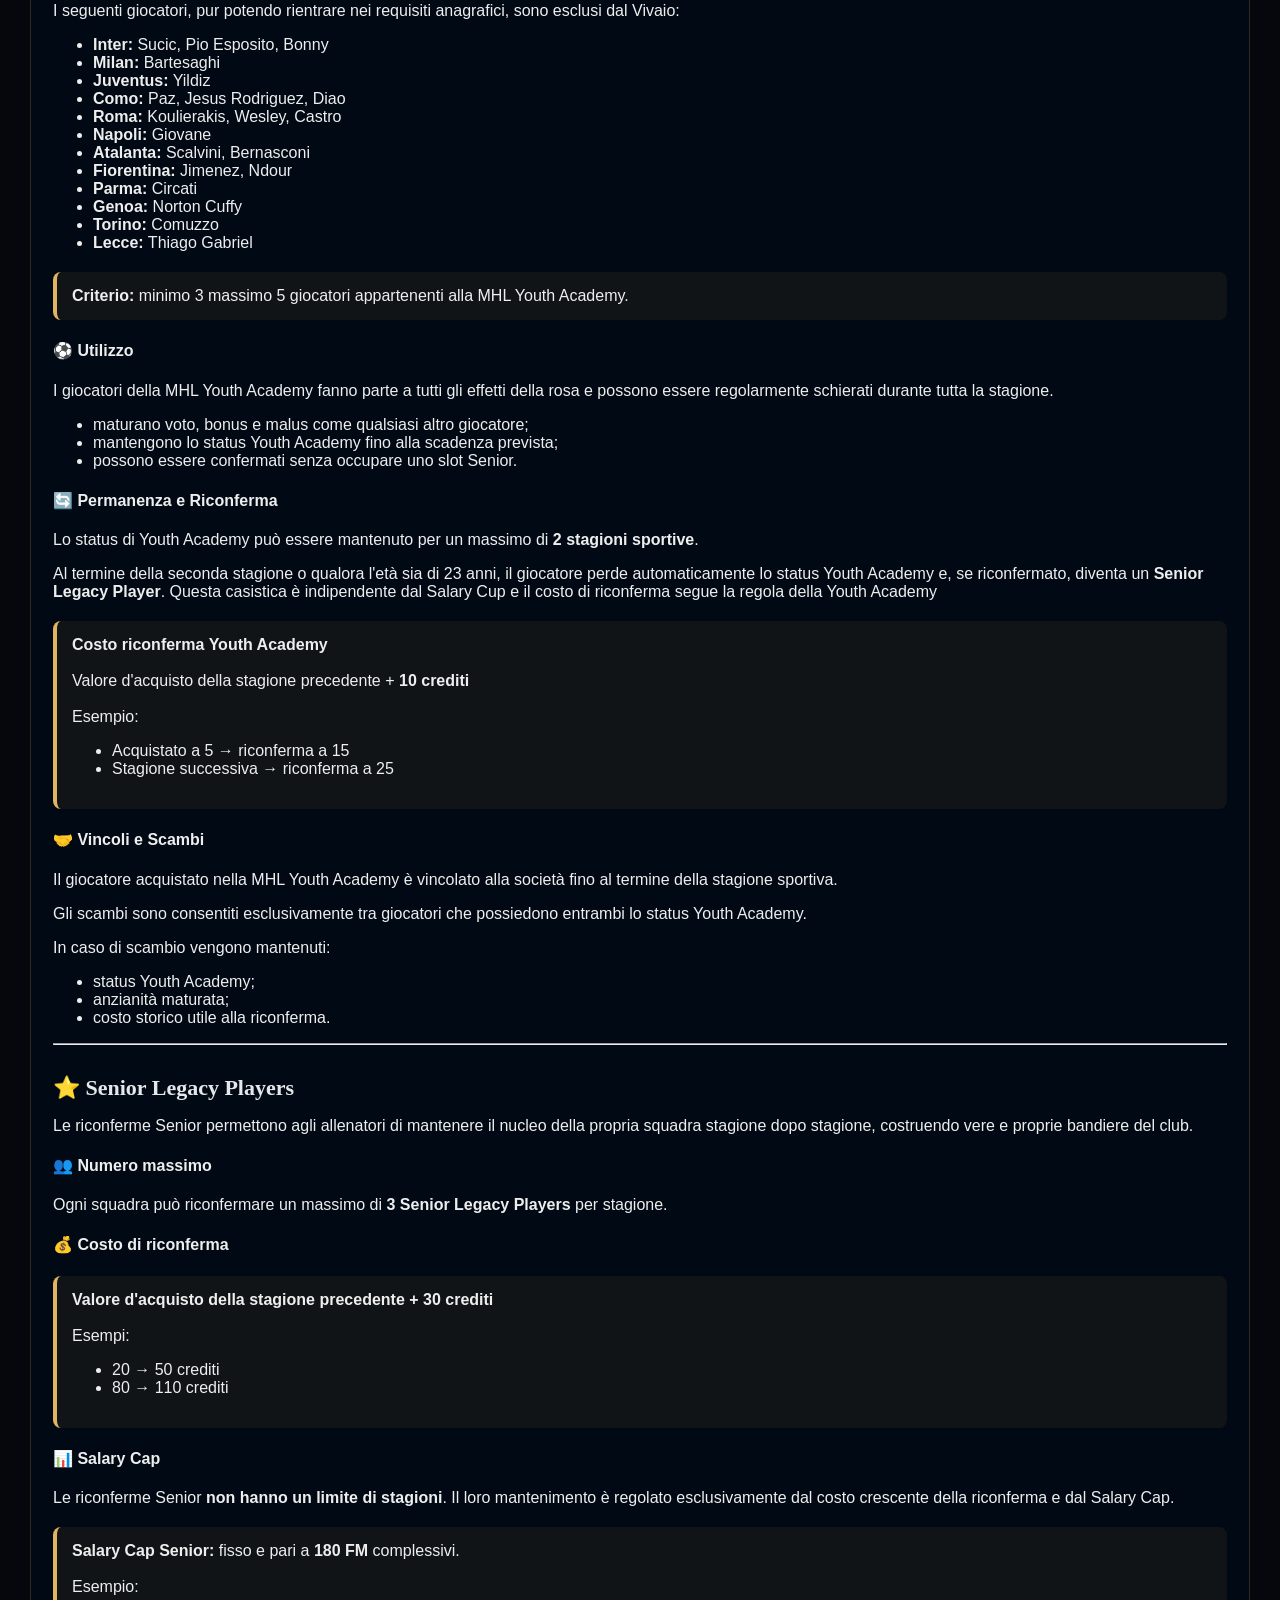
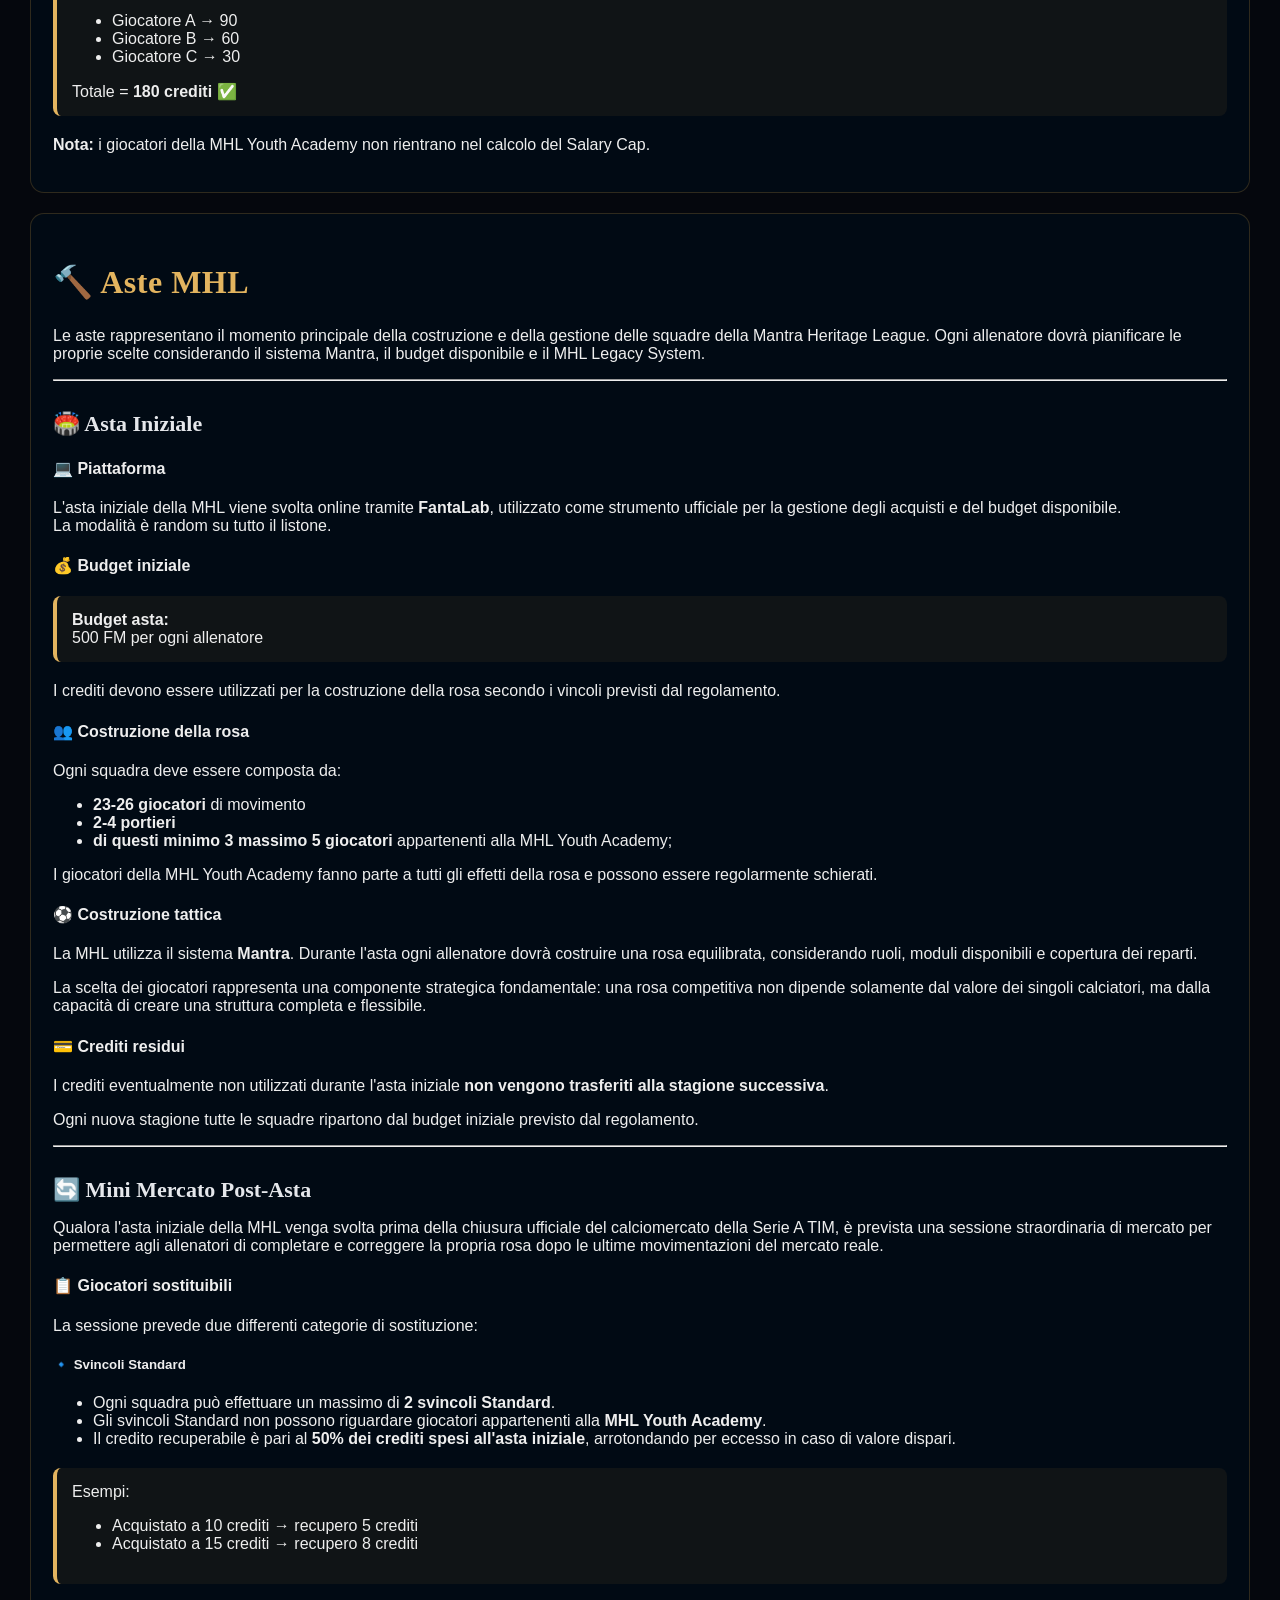
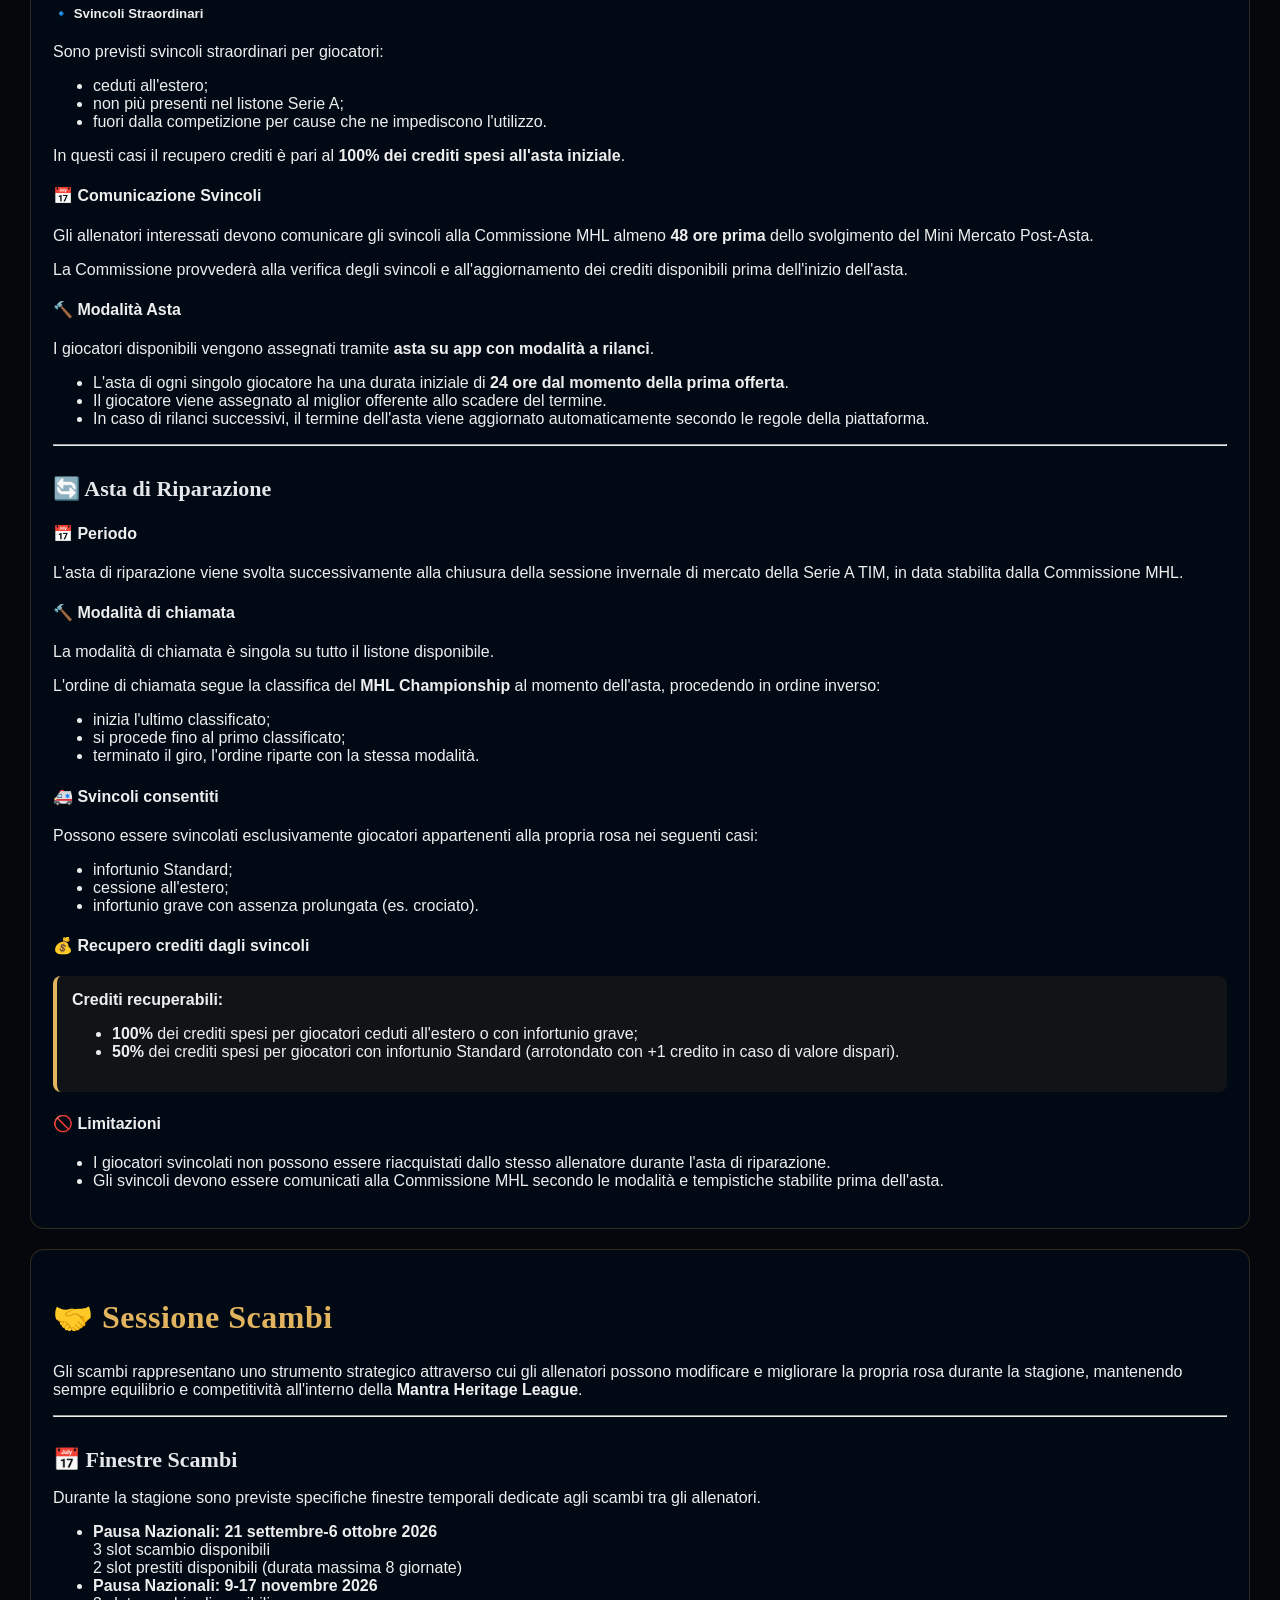
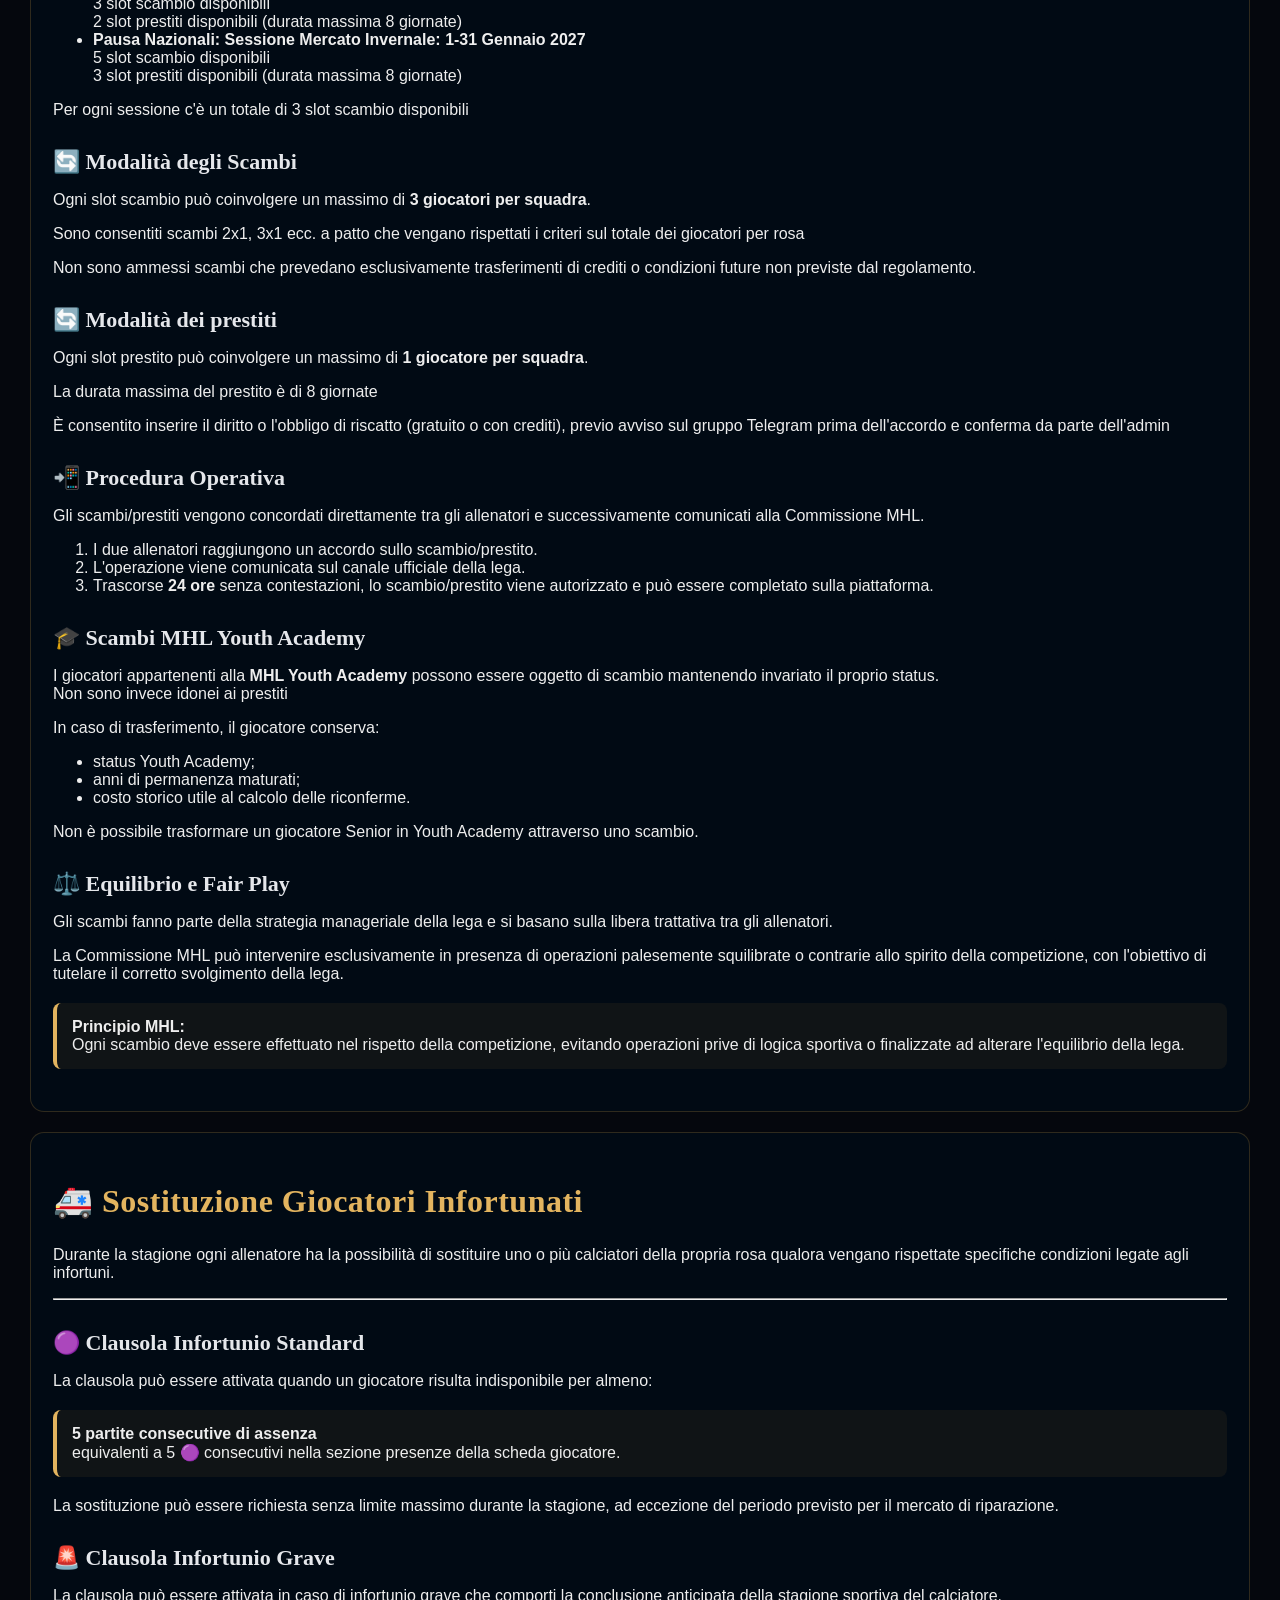
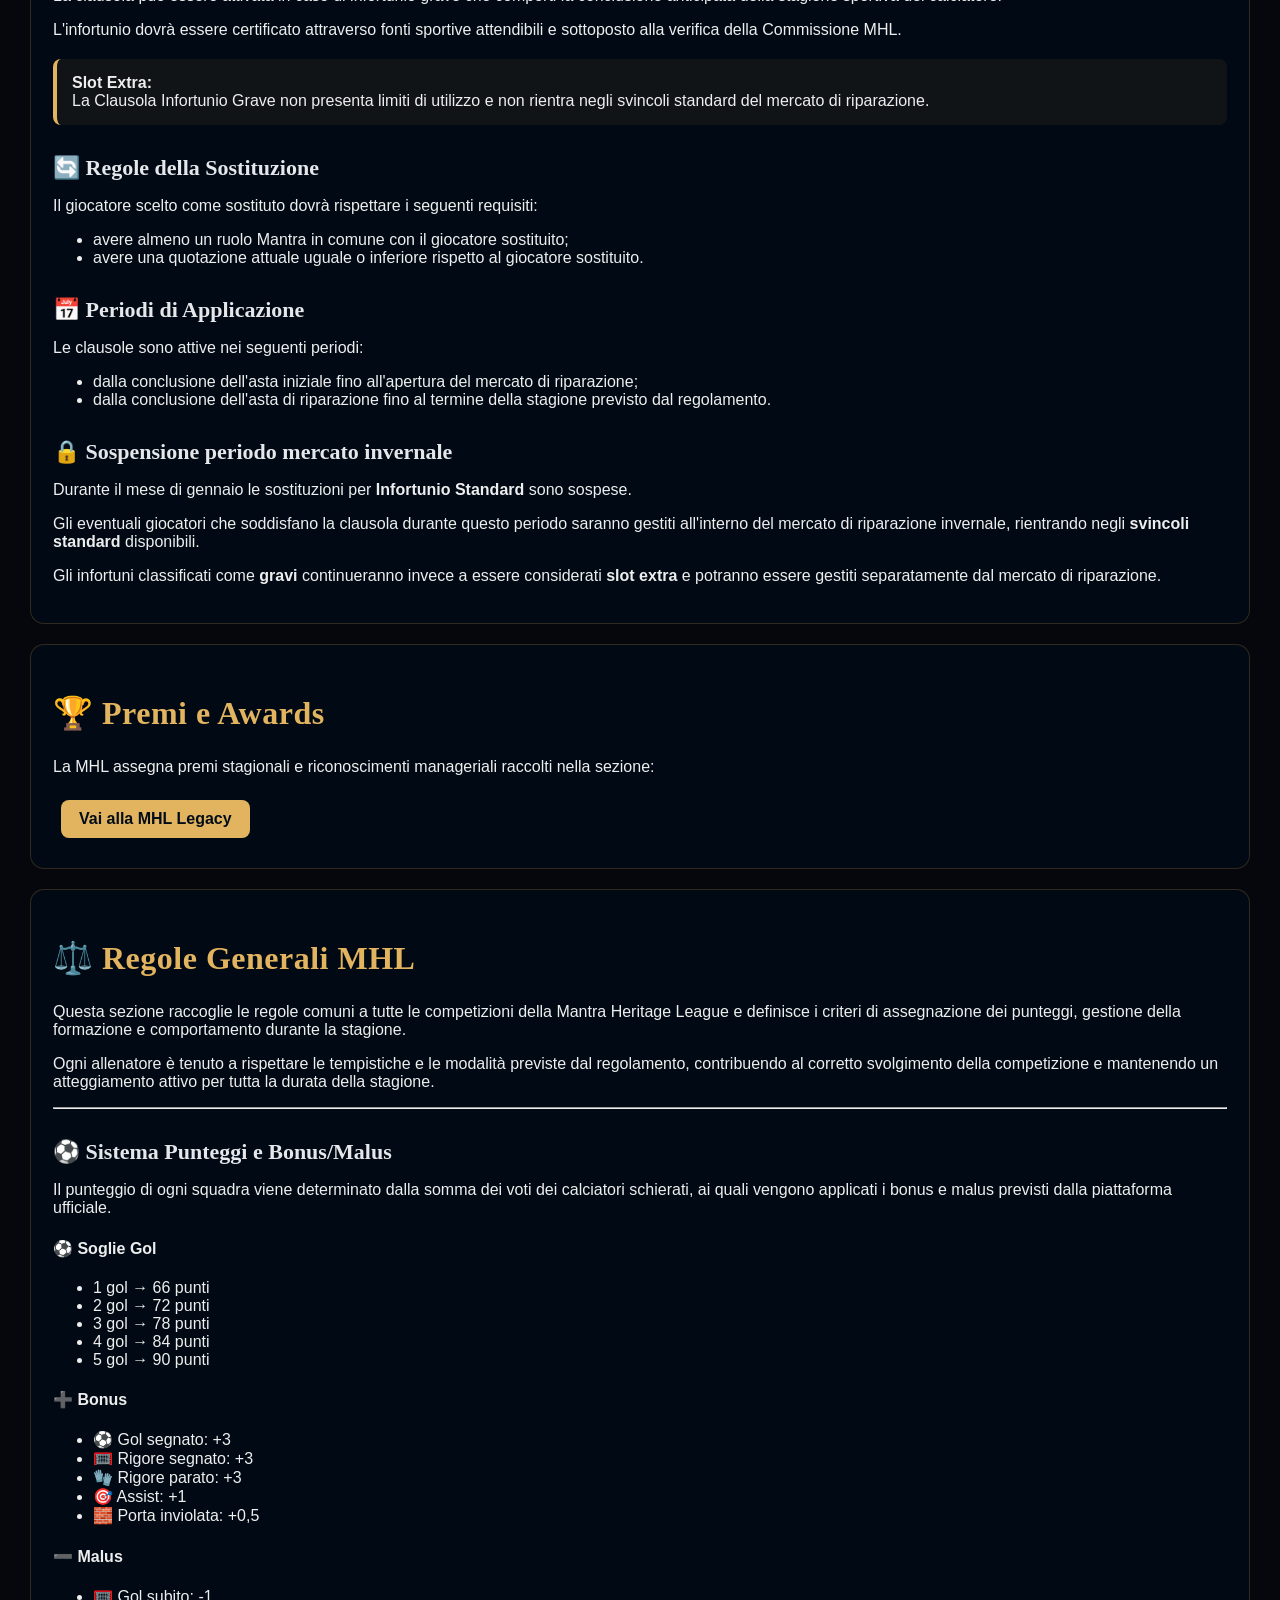
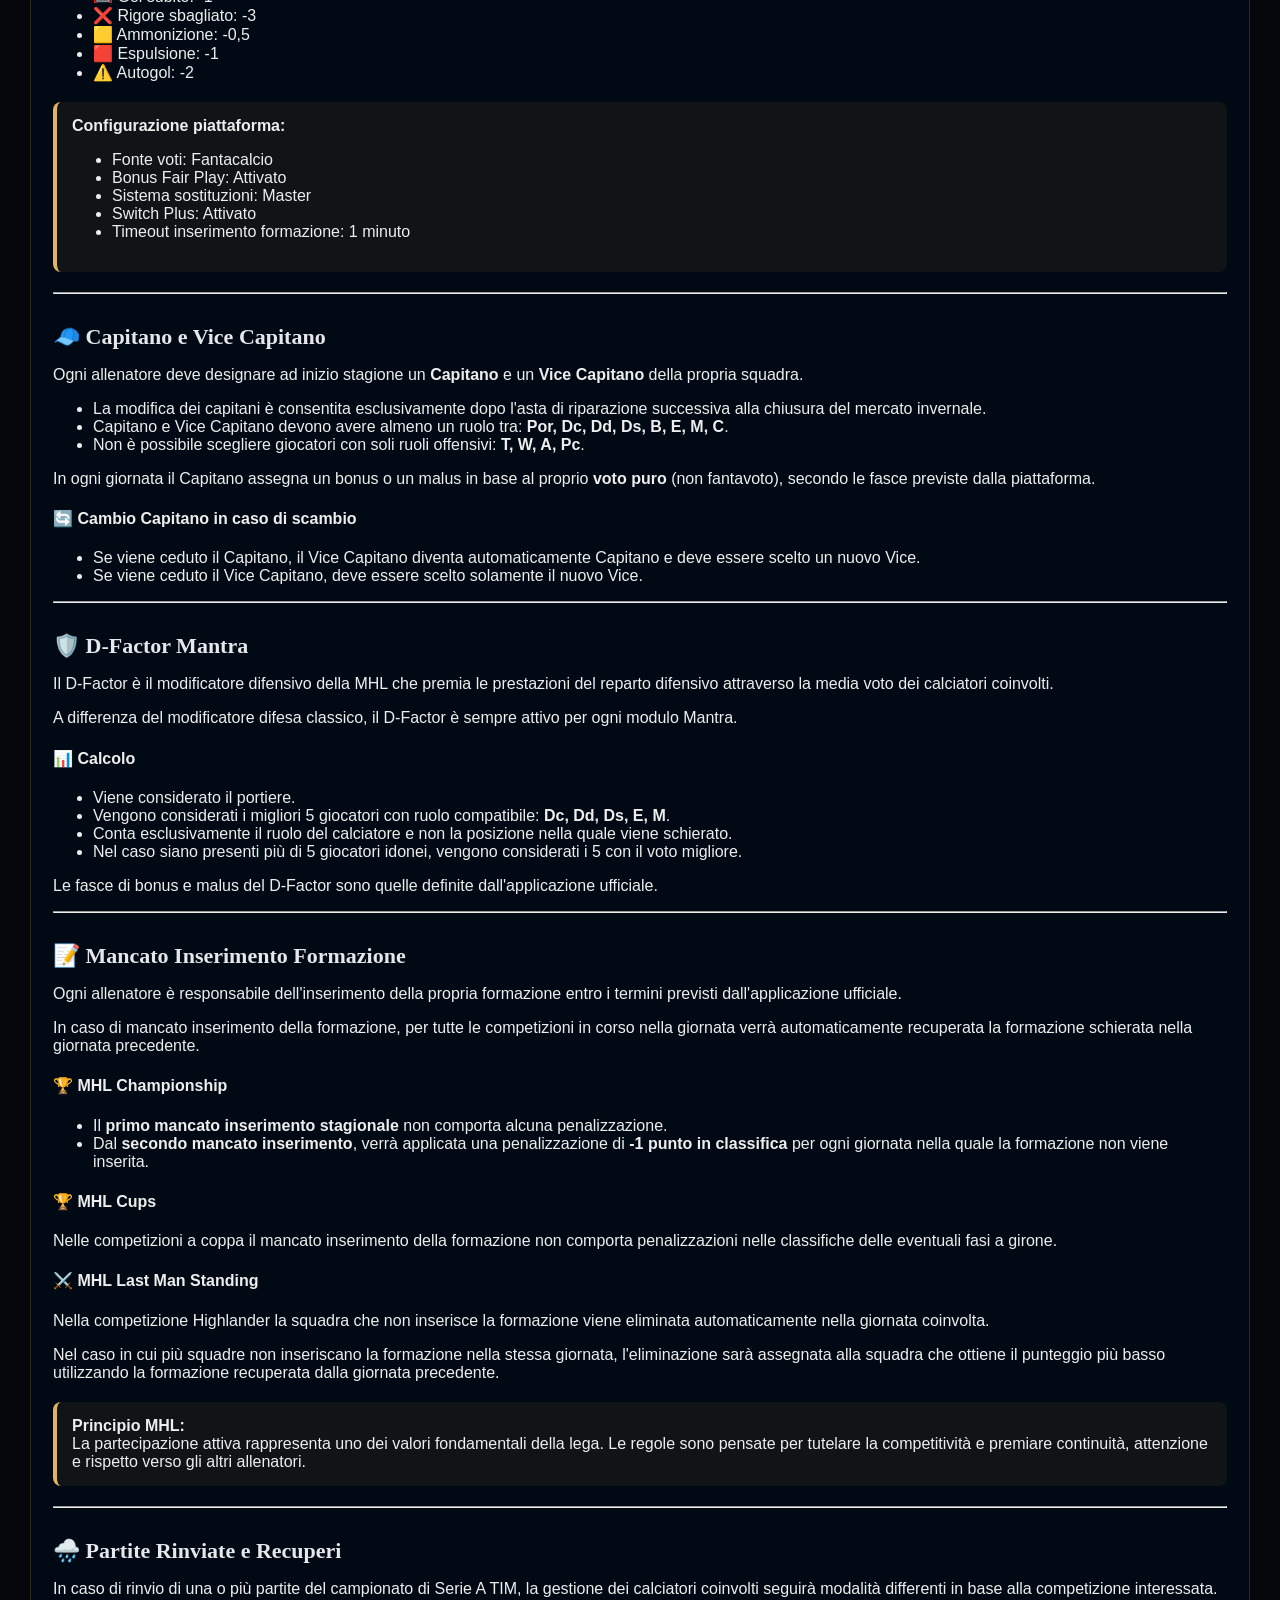
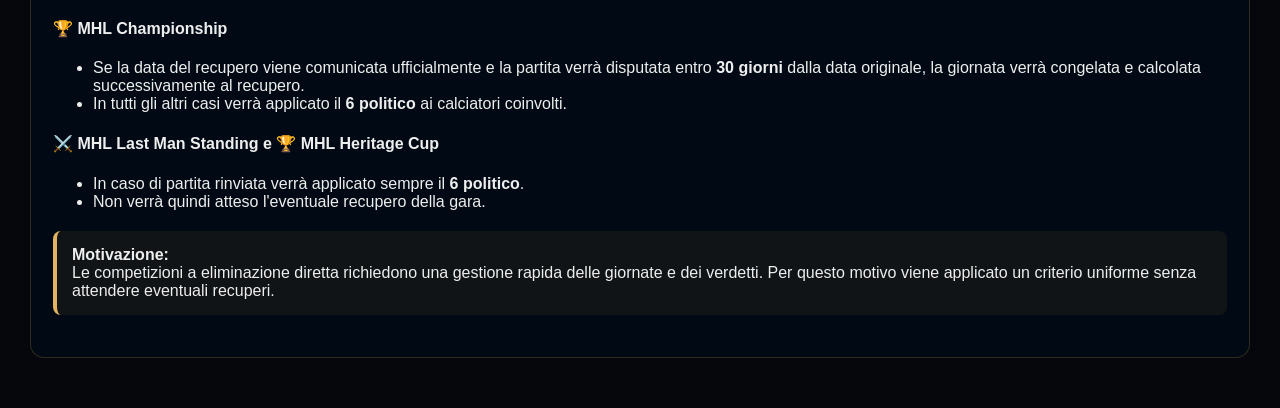
<file: regolamento.html>
<!doctype html>
<html>

<head>

    <meta charset="utf-8">
    <meta name="viewport" content="width=device-width,initial-scale=1">

    <link rel="stylesheet" href="css/style.css">

    <title>MHL - Regolamento</title>

</head>


<body>

<div class="wrap">
    <main class="main">
        <a class="btn home-btn" href="index.html">
            Home
        </a>
        <section class="hero">

            <div class="hero-logo">
                <img src="images/logo-main.png" alt="MHL Logo">
            </div>

            <h1> Regolamento MHL</h1>

            <p>
                La guida ufficiale della Mantra Heritage League.
                Regole, struttura e sistemi che definiscono la competizione.
            </p>

            <h3 style="text-align:center; font-size:1.15rem; font-weight:bold; color:#d4af37; margin-top:20px;">
                Legends are built, not bought.
            </h3>

        </section>

        <div class="section-selector">

            <select onchange="goToSection(this.value)">

                <option value="premesse">
                    📖 Vai alla sezione...
                </option>


                <option value="premesse">
                    ✏️ Premesse MHL
                </option>


                <option value="struttura">
                    ⚽ Struttura Competizione
                </option>


                <option value="rosa">
                    👥 Composizione Rosa
                </option>


                <option value="competizioni">
                    🏆 Competizioni MHL
                </option>


                <option value="legacy-system">
                    🏛️ MHL Legacy System
                </option>

                <option value="youth-academy">
                    └ 🎓 MHL Youth Academy
                </option>

                <option value="senior-legacy">
                    └ ⭐ Senior Legacy Players
                </option>

                <option value="asta">
                    🔨 Aste
                </option>

                <option value="asta-iniziale">
                    └ 🏟️ Asta Iniziale
                </option>

                <option value="mini-mercato">
                    └ 🔄 Mini Mercato Post-Asta
                </option>

                <option value="asta-riparazione">
                    └ 🩹 Asta di Riparazione
                </option>


                <option value="scambi">
                    🤝 Sessione Scambi
                </option>


                <option value="infortunati">
                    🚑 Sostituzione Giocatori Infortunati
                </option>

                <option value="awards">
                    💎 Premi e Awards
                </option>

                <option value="regole-generali">
                    ⚖️ Regole Generali
                </option>

                <option value="bonus-malus">
                    └ ⚽ Bonus & Malus
                </option>

                <option value="capitano">
                    └ 🧢 Capitano
                </option>

                <option value="dfactor">
                    └ 🛡️ D-Factor
                </option>

                <option value="formazione">
                    └ 📝 Mancato Inserimento Formazione
                </option>

                <option value="rinvii">
                    └ 🌧️ Partite Rinviate
                </option>
            </select>

        </div>

        <div class="card" id="premesse">

            <h2>🖊️ Premesse MHL</h2>

            <p>
                La partecipazione alla Mantra Heritage League implica la piena
                accettazione del presente regolamento e dei principi che regolano
                la competizione.
            </p>


            <ul class="rules-list">

                <li>
                    📖 Ogni fanta-allenatore, al momento dell'iscrizione,
                    dichiara di aver letto e accettato il regolamento MHL
                    nella sua interezza.
                </li>


                <li>
                    ⚖️ Il regolamento disciplina la maggior parte delle situazioni
                    previste. Eventuali casi particolari verranno discussi
                    dalla Commissione MHL attraverso il canale ufficiale Telegram.
                </li>


                <li>
                    🏟️ Ogni partecipante è tenuto a mantenere un comportamento
                    attivo e collaborativo durante tutta la stagione, inserendo
                    regolarmente la formazione e partecipando alla vita della lega.
                </li>


                <li>
                    💰 La quota di partecipazione verrà raccolta dall'admin tramite
                    colletta PayPal nei giorni precedenti all'asta iniziale.
                </li>

            </ul>

        </div>

        <div class="card" id="struttura">


            <h2>⚽ Struttura Competizione</h2>


            <ul>

                <li>Modalità: <strong>Mantra</strong></li>

                <li>Partecipanti: <strong>10 Fanta-Allenatori</strong></li>

                <li>Quota: <strong>30€</strong></li>

                <li>Budget iniziale asta: <strong>500 FM</strong></li>

                <li>App ufficiale: <strong>Leghe Fantacalcio</strong></li>

                <li>Asta: <strong>Online su FantaLab</strong></li>

            </ul>


        </div>

        <div class="card" id="rosa">

            <h3>👥 Composizione Rosa</h3>

            <ul>

                <li>
                    🏟️ <strong>Giocatori di movimento:</strong> Minimo 23 massimo 26
                </li>

                <li>
                    🧤 <strong>Portieri:</strong> Minimo 2 massimo 4.
                </li>

                <li>
                    🌱 <strong>MHL Youth Academy:</strong> Under 23 minimo 3 massimo 5 giocatori
                </li>

                <br>
                <strong>Totale: 25-30</strong>

            </ul>

            <p>
                I giocatori della MHL Youth Academy fanno parte a tutti gli effetti
                della rosa e possono essere regolarmente schierati durante la stagione.
            </p>

            <h3>🏅 Capitano e Vice Capitano</h3>

            <ul>

                <li>
                    Ogni squadra deve designare un Capitano e un Vice Capitano
                    a inizio stagione.
                </li>

                <li>
                    Eventuali modifiche sono consentite esclusivamente
                    durante il mercato di riparazione.
                </li>

            </ul>


            <h3>📌 Ruoli Ammessi</h3>

            <p>
                Ogni calciatore con i seguenti ruoli può essere designato capitano o vice:
            </p>

            <div class="rule-highlight">

                <strong>
                    Por · Dc · B · Dd · Ds · E · M · C
                </strong>

            </div>

            <p>
                I giocatori privi di almeno uno dei ruoli indicati
                non possono essere inseriti nella rosa MHL.
            </p>


        </div>

        <div class="card" id="competizioni">

            <h2>🏆 Competizioni MHL</h2>

            <p>
                La Mantra Heritage League si sviluppa attraverso tre competizioni ufficiali,
                ognuna con caratteristiche e obiettivi differenti.
            </p>

            <p>
                Il sistema è pensato per premiare diverse qualità dell'allenatore:
                continuità durante la stagione, capacità di gestione della rosa e
                abilità nelle sfide decisive.
            </p>


            <div class="competition-menu">

                <a href="#championship">🏆 MHL Championship</a>

                <a href="#highlander">⚔️ MHL Last Man Standing</a>

                <a href="#heritage-cup">🏛️ MHL Heritage Cup</a>

            </div>


        </div>



        <div class="card" id="championship">

            <h3>🏆 MHL Championship</h3>


            <p>
                Il Campionato rappresenta la competizione principale della MHL.
                Una lunga stagione a scontri diretti dove viene premiata la capacità
                dell'allenatore di costruire una squadra competitiva e mantenere
                un rendimento costante.
            </p>


            <h4>⚽ Formula</h4>

            <ul>

                <li>
                    Girone unico con scontri diretti tra tutte le squadre partecipanti.
                </li>

                <li>
                    Il calendario viene generato automaticamente dall'applicazione.
                </li>

                <li>
                    Ogni giornata assegna:
                    <ul>
                        <li>🥇 Vittoria → 3 punti</li>
                        <li>🤝 Pareggio → 1 punto</li>
                        <li>❌ Sconfitta → 0 punti</li>
                    </ul>
                </li>

            </ul>


            <h4>👑 Titolo</h4>

            <p>
                La squadra con il maggior numero di punti al termine della stagione
                viene proclamata:
            </p>


            <div class="rule-highlight">
                🏆 <strong>MHL Champion</strong>
            </div>


            <h4>⚖️ Parità in classifica</h4>

            <p>
                In caso di arrivo a pari punti verranno considerati nell'ordine:
            </p>

            <ol>
                <li>Punteggio totale squadra;</li>
                <li>Differenza reti;</li>
                <li>Gol fatti;</li>
                <li>Gol subiti;</li>
                <li>Classifica avulsa.</li>
            </ol>


        </div>



        <div class="card" id="highlander">

            <h3>⚔️ MHL Last Man Standing</h3>


            <p>
                Una competizione in modalità Highlander dove l'obiettivo non è vincere
                ogni giornata, ma riuscire a sopravvivere più a lungo degli avversari.
            </p>


            <p>
                La competizione premia la continuità di rendimento e la capacità
                dell'allenatore di evitare giornate negative.
            </p>


            <h4>⚔️ Formula</h4>

            <ul>

                <li>
                    Si svolge nel girone di andata
                </li>

                <li>
                    Al termine di ogni giornata viene eliminata la squadra con il
                    punteggio più basso.
                </li>

                <li>
                    L'eliminazione prosegue fino alla giornata finale.
                </li>

                <li>
                    L'ultimo allenatore rimasto in gara viene proclamato:
                </li>

            </ul>


            <div class="rule-highlight">
                ⚔️ <strong>MHL Highlander</strong>
            </div>


            <h4>⚖️ Criteri di spareggio</h4>

            <p>
                In caso di parità nel punteggio più basso:
            </p>

            <ol>
                <li>Fantavoto più alto tra i titolari;</li>
                <li>Fantavoto più alto tra i panchinari non subentrati.</li>
            </ol>


        </div>



        <div class="card" id="heritage-cup">

            <h3>🏛️ MHL Heritage Cup</h3>


            <p>
                La Heritage Cup rappresenta la competizione ad eliminazione della MHL,
                dove strategia e gestione dei momenti decisivi diventano fondamentali.
            </p>

            <h4>📊 Fase a Gironi</h4>


            <ul>
                <li>
                    Si svolge nel girone di ritorno
                </li>

                <li>
                    I due gironi da 5 squadre vengono generati tramite sorteggio automatico.
                </li>

                <li>
                    Le squadre si affrontano con gare di andata e ritorno.
                </li>

                <li>
                    Il sistema punti è:
                    <ul>
                        <li>🥇 Vittoria → 3 punti</li>
                        <li>🤝 Pareggio → 1 punto</li>
                        <li>❌ Sconfitta → 0 punti</li>
                    </ul>
                </li>

            </ul>



            <h4>🏟️ Fase Finale</h4>


            <ul>

                <li>
                    Le migliori 2 squadre per girone accedono alla fase ad eliminazione diretta.
                </li>

                <li>
                    Semifinali e finale si disputano con scontri diretti entrambi andata e ritorno.
                </li>

                <li>
                    In caso di parità:
                    <ul>
                        <li>Punteggio totale;</li>
                        <li>Supplementari;</li>
                        <li>Rigori.</li>
                    </ul>
                </li>

            </ul>


            <div class="rule-highlight">
                🏛️ <strong>MHL Heritage Cup Winner</strong>
            </div>


        </div>

        <div class="card" id="legacy-system">

            <h2>🏛️️ MHL Legacy System</h2>

            <p>
                Il <strong>MHL Legacy System</strong> è l'elemento distintivo della Mantra Heritage League.
                Nasce con l'obiettivo di premiare la programmazione, la continuità e la capacità di costruire
                una squadra nel tempo, senza rinunciare all'equilibrio competitivo.
            </p>

            <h3>⚖️ Filosofia Legacy</h3>

            <p>
                Il sistema si fonda su due pilastri:
                la <strong>MHL Youth Academy</strong>, che valorizza scouting e sviluppo dei giovani,
                e i <strong>Senior Legacy Players</strong>, che consentono di mantenere il nucleo della propria squadra
                stagione dopo stagione.
            </p>

            <p>
                Il costo crescente delle conferme e il Salary Cap garantiscono un ricambio naturale dei giocatori,
                obbligando ogni allenatore a compiere ogni anno scelte strategiche tra continuità e rinnovamento.
            </p>

            <p>
                Nel corso degli anni alcuni calciatori potranno diventare vere e proprie
                <strong>bandiere del club</strong>, accompagnando lo stesso allenatore per più stagioni e contribuendo
                a costruire l'identità della squadra. Sarà il manager a decidere se continuare a investire su di loro
                oppure aprire un nuovo ciclo tecnico.
            </p>

            <p>
                È proprio questa continuità a trasformare una semplice squadra in una dinastia e un grande giocatore
                in una leggenda della MHL.
            </p>

            <p style="text-align:center; font-size:1.15rem; font-weight:bold; color:#d4af37; margin-top:20px;">
                "Legends are built, not bought."
            </p>

            <hr>

            <h3 id="youth-academy">🎓 MHL Youth Academy</h3>

            <p>
                La <strong>MHL Youth Academy</strong> premia gli allenatori capaci di individuare
                giovani talenti e costruire il futuro del proprio club.
            </p>


            <h4>📋 Requisiti</h4>

            <p>
                Può essere inserito nella MHL Youth Academy esclusivamente un calciatore che,
                al momento dell'acquisto:
            </p>

            <ul>
                <li>sia un <strong>under 23</strong></li>
                <li>non sia mai stato tesserato dal club nelle stagioni precedenti;</li>
                <li>sia un giocatore di movimento o un portiere.</li>
                <li>sia valutato e ritenuto idoneo dall'admin</li>
            </ul>

            <h3>Giocatori esclusi dal Vivaio</h3>

            <p>I seguenti giocatori, pur potendo rientrare nei requisiti anagrafici, sono esclusi dal Vivaio:</p>

            <ul>
                <li><strong>Inter:</strong> Sucic, Pio Esposito, Bonny</li>
                <li><strong>Milan:</strong> Bartesaghi</li>
                <li><strong>Juventus:</strong> Yildiz</li>
                <li><strong>Como:</strong> Paz, Jesus Rodriguez, Diao</li>
                <li><strong>Roma:</strong> Koulierakis, Wesley, Castro</li>
                <li><strong>Napoli:</strong> Giovane</li>
                <li><strong>Atalanta:</strong> Scalvini, Bernasconi</li>
                <li><strong>Fiorentina:</strong> Jimenez, Ndour</li>
                <li><strong>Parma:</strong> Circati</li>
                <li><strong>Genoa:</strong> Norton Cuffy</li>
                <li><strong>Torino:</strong> Comuzzo</li>
                <li><strong>Lecce:</strong> Thiago Gabriel</li>
            </ul>


            <div class="rule-highlight">
                <strong>Criterio:</strong> minimo 3 massimo 5 giocatori appartenenti alla MHL Youth Academy.
            </div>


            <h4>⚽ Utilizzo</h4>

            <p>
                I giocatori della MHL Youth Academy fanno parte a tutti gli effetti della rosa
                e possono essere regolarmente schierati durante tutta la stagione.
            </p>

            <ul>
                <li>maturano voto, bonus e malus come qualsiasi altro giocatore;</li>
                <li>mantengono lo status Youth Academy fino alla scadenza prevista;</li>
                <li>possono essere confermati senza occupare uno slot Senior.</li>
            </ul>


            <h4>🔄 Permanenza e Riconferma</h4>

            <p>
                Lo status di Youth Academy può essere mantenuto per un massimo di
                <strong>2 stagioni sportive</strong>.
            </p>

            <p>
                Al termine della seconda stagione o qualora l'età sia di 23 anni, il giocatore perde automaticamente
                lo status Youth Academy e, se riconfermato, diventa un
                <strong>Senior Legacy Player</strong>.
                Questa casistica è indipendente dal Salary Cup e il costo di riconferma segue la regola della Youth Academy
            </p>

            <div class="rule-highlight">

                <strong>Costo riconferma Youth Academy</strong>

                <br><br>

                Valore d'acquisto della stagione precedente + <strong>10 crediti</strong>

                <br><br>

                Esempio:

                <ul>
                    <li>Acquistato a 5 → riconferma a 15</li>
                    <li>Stagione successiva → riconferma a 25</li>
                </ul>

            </div>


            <h4>🤝 Vincoli e Scambi</h4>

            <p>
                Il giocatore acquistato nella MHL Youth Academy è vincolato alla società
                fino al termine della stagione sportiva.
            </p>

            <p>
                Gli scambi sono consentiti esclusivamente tra giocatori che possiedono
                entrambi lo status Youth Academy.
            </p>

            <p>
                In caso di scambio vengono mantenuti:
            </p>

            <ul>
                <li>status Youth Academy;</li>
                <li>anzianità maturata;</li>
                <li>costo storico utile alla riconferma.</li>
            </ul>

            <hr>

            <h3 id="senior-legacy">⭐ Senior Legacy Players</h3>

            <p>
                Le riconferme Senior permettono agli allenatori di mantenere il nucleo
                della propria squadra stagione dopo stagione, costruendo vere e proprie
                bandiere del club.
            </p>


            <h4>👥 Numero massimo</h4>

            <p>
                Ogni squadra può riconfermare un massimo di
                <strong>3 Senior Legacy Players</strong> per stagione.
            </p>


            <h4>💰 Costo di riconferma</h4>

            <div class="rule-highlight">

                <strong>Valore d'acquisto della stagione precedente + 30 crediti</strong>

                <br><br>

                Esempi:

                <ul>
                    <li>20 → 50 crediti</li>
                    <li>80 → 110 crediti</li>
                </ul>

            </div>


            <h4>📊 Salary Cap</h4>

            <p>
                Le riconferme Senior <strong>non hanno un limite di stagioni</strong>.
                Il loro mantenimento è regolato esclusivamente dal costo crescente
                della riconferma e dal Salary Cap.
            </p>

            <div class="rule-highlight">

                <strong>Salary Cap Senior:</strong> fisso e pari a <strong>180 FM</strong> complessivi.

                <br><br>

                Esempio:

                <ul>
                    <li>Giocatore A → 90</li>
                    <li>Giocatore B → 60</li>
                    <li>Giocatore C → 30</li>
                </ul>

                Totale = <strong>180 crediti</strong> ✅

            </div>

            <p>
                <strong>Nota:</strong> i giocatori della MHL Youth Academy non rientrano
                nel calcolo del Salary Cap.
            </p>
        </div>

        <div class="card" id="aste">

            <h2>🔨 Aste MHL</h2>

            <p>
                Le aste rappresentano il momento principale della costruzione e della gestione
                delle squadre della Mantra Heritage League.
                Ogni allenatore dovrà pianificare le proprie scelte considerando il sistema
                Mantra, il budget disponibile e il MHL Legacy System.
            </p>


            <hr>


            <h3 id="asta-iniziale">🏟️ Asta Iniziale</h3>


            <h4>💻 Piattaforma</h4>

            <p>
                L'asta iniziale della MHL viene svolta online tramite
                <strong>FantaLab</strong>, utilizzato come strumento ufficiale
                per la gestione degli acquisti e del budget disponibile.<br>
                La modalità è random su tutto il listone.
            </p>


            <h4>💰 Budget iniziale</h4>

            <div class="rule-highlight">

                <strong>Budget asta:</strong><br>

                500 FM per ogni allenatore

            </div>

            <p>
                I crediti devono essere utilizzati per la costruzione della rosa secondo
                i vincoli previsti dal regolamento.
            </p>


            <h4>👥 Costruzione della rosa</h4>

            <p>
                Ogni squadra deve essere composta da:
            </p>

            <ul>
                <li><strong>23-26 giocatori</strong> di movimento</li>
                <li><strong>2-4 portieri</strong></li>
                <li><strong>di questi minimo 3 massimo 5 giocatori</strong> appartenenti alla MHL Youth Academy;</li>
            </ul>

            <p>
                I giocatori della MHL Youth Academy fanno parte a tutti gli effetti della rosa
                e possono essere regolarmente schierati.
            </p>


            <h4>⚽ Costruzione tattica</h4>

            <p>
                La MHL utilizza il sistema <strong>Mantra</strong>.
                Durante l'asta ogni allenatore dovrà costruire una rosa equilibrata,
                considerando ruoli, moduli disponibili e copertura dei reparti.
            </p>

            <p>
                La scelta dei giocatori rappresenta una componente strategica fondamentale:
                una rosa competitiva non dipende solamente dal valore dei singoli calciatori,
                ma dalla capacità di creare una struttura completa e flessibile.
            </p>


            <h4>💳 Crediti residui</h4>

            <p>
                I crediti eventualmente non utilizzati durante l'asta iniziale
                <strong>non vengono trasferiti alla stagione successiva</strong>.
            </p>

            <p>
                Ogni nuova stagione tutte le squadre ripartono dal budget iniziale
                previsto dal regolamento.
            </p>



            <hr>


                <h3 id="mini-mercato">🔄 Mini Mercato Post-Asta</h3>


                <p>
                    Qualora l'asta iniziale della MHL venga svolta prima della chiusura
                    ufficiale del calciomercato della Serie A TIM, è prevista una sessione
                    straordinaria di mercato per permettere agli allenatori di completare
                    e correggere la propria rosa dopo le ultime movimentazioni del mercato reale.
                </p>


                <h4>📋 Giocatori sostituibili</h4>


                <p>
                    La sessione prevede due differenti categorie di sostituzione:
                </p>


                <h5>🔹 Svincoli Standard</h5>

                <ul>

                    <li>
                        Ogni squadra può effettuare un massimo di
                        <strong>2 svincoli Standard</strong>.
                    </li>

                    <li>
                        Gli svincoli Standard non possono riguardare giocatori appartenenti
                        alla <strong>MHL Youth Academy</strong>.
                    </li>

                    <li>
                        Il credito recuperabile è pari al
                        <strong>50% dei crediti spesi all'asta iniziale</strong>,
                        arrotondando per eccesso in caso di valore dispari.
                    </li>

                </ul>


                <div class="rule-highlight">

                    Esempi:

                    <ul>
                        <li>Acquistato a 10 crediti → recupero 5 crediti</li>
                        <li>Acquistato a 15 crediti → recupero 8 crediti</li>
                    </ul>

                </div>



                <h5>🔹 Svincoli Straordinari</h5>

                <p>
                    Sono previsti svincoli straordinari per giocatori:
                </p>

                <ul>

                    <li>ceduti all'estero;</li>

                    <li>non più presenti nel listone Serie A;</li>

                    <li>fuori dalla competizione per cause che ne impediscono l'utilizzo.</li>

                </ul>


                <p>
                    In questi casi il recupero crediti è pari al
                    <strong>100% dei crediti spesi all'asta iniziale</strong>.
                </p>



                <h4>📅 Comunicazione Svincoli</h4>


                <p>
                    Gli allenatori interessati devono comunicare gli svincoli alla
                    Commissione MHL almeno <strong>48 ore prima</strong> dello svolgimento
                    del Mini Mercato Post-Asta.
                </p>


                <p>
                    La Commissione provvederà alla verifica degli svincoli e
                    all'aggiornamento dei crediti disponibili prima dell'inizio dell'asta.
                </p>



                <h4>🔨 Modalità Asta</h4>


                <p>
                    I giocatori disponibili vengono assegnati tramite
                    <strong>asta su app con modalità a rilanci</strong>.
                </p>


                <ul>

                    <li>
                        L'asta di ogni singolo giocatore ha una durata iniziale di
                        <strong>24 ore dal momento della prima offerta</strong>.
                    </li>

                    <li>
                        Il giocatore viene assegnato al miglior offerente allo scadere
                        del termine.
                    </li>

                    <li>
                        In caso di rilanci successivi, il termine dell'asta viene
                        aggiornato automaticamente secondo le regole della piattaforma.
                    </li>

                </ul>

            <hr>


            <h3 id="asta-riparazione">🔄 Asta di Riparazione</h3>


            <h4>📅 Periodo</h4>

            <p>
                L'asta di riparazione viene svolta successivamente alla chiusura della
                sessione invernale di mercato della Serie A TIM, in data stabilita
                dalla Commissione MHL.
            </p>


            <h4>🔨 Modalità di chiamata</h4>

            <p>
                La modalità di chiamata è singola su tutto il listone disponibile.
            </p>

            <p>
                L'ordine di chiamata segue la classifica del
                <strong>MHL Championship</strong> al momento dell'asta,
                procedendo in ordine inverso:
            </p>

            <ul>
                <li>inizia l'ultimo classificato;</li>
                <li>si procede fino al primo classificato;</li>
                <li>terminato il giro, l'ordine riparte con la stessa modalità.</li>
            </ul>


            <h4>🚑 Svincoli consentiti</h4>

            <p>
                Possono essere svincolati esclusivamente giocatori appartenenti alla propria rosa
                nei seguenti casi:
            </p>

            <ul>
                <li>infortunio Standard;</li>
                <li>cessione all'estero;</li>
                <li>infortunio grave con assenza prolungata (es. crociato).</li>
            </ul>


            <h4>💰 Recupero crediti dagli svincoli</h4>

            <div class="rule-highlight">

                <strong>Crediti recuperabili:</strong>

                <ul>
                    <li>
                        <strong>100%</strong> dei crediti spesi per giocatori ceduti all'estero
                        o con infortunio grave;
                    </li>

                    <li>
                        <strong>50%</strong> dei crediti spesi per giocatori con infortunio Standard
                        (arrotondato con +1 credito in caso di valore dispari).
                    </li>
                </ul>

            </div>


            <h4>🚫 Limitazioni</h4>

            <ul>
                <li>
                    I giocatori svincolati non possono essere riacquistati
                    dallo stesso allenatore durante l'asta di riparazione.
                </li>

                <li>
                    Gli svincoli devono essere comunicati alla Commissione MHL
                    secondo le modalità e tempistiche stabilite prima dell'asta.
                </li>
            </ul>


        </div>


        <div class="card" id="scambi">

            <h2>🤝 Sessione Scambi</h2>


            <p>
                Gli scambi rappresentano uno strumento strategico attraverso cui gli allenatori
                possono modificare e migliorare la propria rosa durante la stagione,
                mantenendo sempre equilibrio e competitività all'interno della
                <strong>Mantra Heritage League</strong>.
            </p>


            <hr>


            <h3>📅 Finestre Scambi</h3>


            <p>
                Durante la stagione sono previste specifiche finestre temporali dedicate
                agli scambi tra gli allenatori.
            </p>


            <ul>

                <li>
                    <strong>Pausa Nazionali: 21 settembre-6 ottobre 2026</strong><br>
                    3 slot scambio disponibili<br>
                    2 slot prestiti disponibili (durata massima 8 giornate)
                </li>

                <li>
                    <strong>Pausa Nazionali: 9-17 novembre 2026</strong><br>
                    3 slot scambio disponibili<br>
                    2 slot prestiti disponibili (durata massima 8 giornate)
                </li>

                <li>
                    <strong>Pausa Nazionali: Sessione Mercato Invernale: 1-31 Gennaio 2027</strong><br>
                    5 slot scambio disponibili<br>
                    3 slot prestiti disponibili (durata massima 8 giornate)
                </li>



            </ul>


            <p>
                Per ogni sessione c'è un totale di 3 slot scambio disponibili
            </p>



            <h3>🔄 Modalità degli Scambi</h3>


            <p>
                Ogni slot scambio può coinvolgere un massimo di
                <strong>3 giocatori per squadra</strong>.
            </p>


            <p>
                Sono consentiti scambi 2x1, 3x1 ecc. a patto che vengano rispettati i criteri
                sul totale dei giocatori per rosa
            </p>

            <p>
                Non sono ammessi scambi che prevedano esclusivamente trasferimenti
                di crediti o condizioni future non previste dal regolamento.
            </p>

            <h3>🔄 Modalità dei prestiti</h3>


            <p>
                Ogni slot prestito può coinvolgere un massimo di
                <strong>1 giocatore per squadra</strong>.
            </p>

            <p>
                La durata massima del prestito è di 8 giornate
            </p>

            <p>
                È consentito inserire il diritto o l'obbligo di riscatto (gratuito o con crediti),
                previo avviso sul gruppo Telegram prima dell'accordo e conferma da parte dell'admin
            </p>

            <h3>📲 Procedura Operativa</h3>


            <p>
                Gli scambi/prestiti vengono concordati direttamente tra gli allenatori e successivamente
                comunicati alla Commissione MHL.
            </p>


            <ol>

                <li>
                    I due allenatori raggiungono un accordo sullo scambio/prestito.
                </li>

                <li>
                    L'operazione viene comunicata sul canale ufficiale della lega.
                </li>

                <li>
                    Trascorse <strong>24 ore</strong> senza contestazioni,
                    lo scambio/prestito viene autorizzato e può essere completato sulla piattaforma.
                </li>

            </ol>




            <h3>🎓 Scambi MHL Youth Academy</h3>


            <p>
                I giocatori appartenenti alla
                <strong>MHL Youth Academy</strong>
                possono essere oggetto di scambio mantenendo invariato il proprio status.<br>
                Non sono invece idonei ai prestiti
            </p>


            <p>
                In caso di trasferimento, il giocatore conserva:
            </p>


            <ul>

                <li>status Youth Academy;</li>

                <li>anni di permanenza maturati;</li>

                <li>costo storico utile al calcolo delle riconferme.</li>

            </ul>


            <p>
                Non è possibile trasformare un giocatore Senior in Youth Academy
                attraverso uno scambio.
            </p>




            <h3>⚖️ Equilibrio e Fair Play</h3>


            <p>
                Gli scambi fanno parte della strategia manageriale della lega e si basano
                sulla libera trattativa tra gli allenatori.
            </p>


            <p>
                La Commissione MHL può intervenire esclusivamente in presenza di operazioni
                palesemente squilibrate o contrarie allo spirito della competizione,
                con l'obiettivo di tutelare il corretto svolgimento della lega.
            </p>



            <div class="rule-highlight">

                <strong>Principio MHL:</strong><br>

                Ogni scambio deve essere effettuato nel rispetto della competizione,
                evitando operazioni prive di logica sportiva o finalizzate ad alterare
                l'equilibrio della lega.

            </div>


        </div>

        <div class="card" id="infortunati">

            <h2>🚑 Sostituzione Giocatori Infortunati</h2>


            <p>
                Durante la stagione ogni allenatore ha la possibilità di sostituire
                uno o più calciatori della propria rosa qualora vengano rispettate
                specifiche condizioni legate agli infortuni.
            </p>


            <hr>


            <h3>🟣 Clausola Infortunio Standard</h3>


            <p>
                La clausola può essere attivata quando un giocatore risulta indisponibile
                per almeno:
            </p>


            <div class="rule-highlight">

                <strong>5 partite consecutive di assenza</strong><br>

                equivalenti a 5 🟣 consecutivi nella sezione presenze
                della scheda giocatore.

            </div>


            <p>
                La sostituzione può essere richiesta senza limite massimo durante
                la stagione, ad eccezione del periodo previsto per il mercato
                di riparazione.
            </p>


            <h3>🚨 Clausola Infortunio Grave</h3>


            <p>
                La clausola può essere attivata in caso di infortunio grave che
                comporti la conclusione anticipata della stagione sportiva del calciatore.
            </p>


            <p>
                L'infortunio dovrà essere certificato attraverso fonti sportive
                attendibili e sottoposto alla verifica della Commissione MHL.
            </p>


            <div class="rule-highlight">

                <strong>Slot Extra:</strong><br>

                La Clausola Infortunio Grave non presenta limiti di utilizzo
                e non rientra negli svincoli standard del mercato di riparazione.

            </div>



            <h3>🔄 Regole della Sostituzione</h3>


            <p>
                Il giocatore scelto come sostituto dovrà rispettare i seguenti requisiti:
            </p>


            <ul>

                <li>
                    avere almeno un ruolo Mantra in comune con il giocatore sostituito;
                </li>

                <li>
                    avere una quotazione attuale uguale o inferiore rispetto
                    al giocatore sostituito.
                </li>

            </ul>



            <h3>📅 Periodi di Applicazione</h3>


            <p>
                Le clausole sono attive nei seguenti periodi:
            </p>


            <ul>

                <li>
                    dalla conclusione dell'asta iniziale fino all'apertura
                    del mercato di riparazione;
                </li>

                <li>
                    dalla conclusione dell'asta di riparazione fino al
                    termine della stagione previsto dal regolamento.
                </li>

            </ul>



            <h3>🔒 Sospensione periodo mercato invernale</h3>


            <p>
                Durante il mese di gennaio le sostituzioni per
                <strong>Infortunio Standard</strong> sono sospese.
            </p>


            <p>
                Gli eventuali giocatori che soddisfano la clausola durante questo periodo
                saranno gestiti all'interno del mercato di riparazione invernale,
                rientrando negli <strong>svincoli standard</strong> disponibili.
            </p>


            <p>
                Gli infortuni classificati come
                <strong>gravi</strong> continueranno invece a essere considerati
                <strong>slot extra</strong> e potranno essere gestiti separatamente
                dal mercato di riparazione.
            </p>


        </div>

        <div class="card" id="awards">


            <h2>🏆 Premi e Awards</h2>


            <p>

                La MHL assegna premi stagionali e riconoscimenti
                manageriali raccolti nella sezione:

            </p>


            <a class="btn" href="mhl-legacy-archive.html">
                Vai alla MHL Legacy
            </a>


        </div>

        <div class="card" id="regole-generali">

            <h2>⚖️ Regole Generali MHL</h2>


            <p>
                Questa sezione raccoglie le regole comuni a tutte le competizioni
                della Mantra Heritage League e definisce i criteri di assegnazione
                dei punteggi, gestione della formazione e comportamento durante
                la stagione.
            </p>


            <p>
                Ogni allenatore è tenuto a rispettare le tempistiche e le modalità
                previste dal regolamento, contribuendo al corretto svolgimento della
                competizione e mantenendo un atteggiamento attivo per tutta la durata
                della stagione.
            </p>



            <hr>



            <h3 id="bonus-malus">⚽ Sistema Punteggi e Bonus/Malus</h3>


            <p>
                Il punteggio di ogni squadra viene determinato dalla somma dei voti
                dei calciatori schierati, ai quali vengono applicati i bonus e malus
                previsti dalla piattaforma ufficiale.
            </p>


            <h4>⚽ Soglie Gol</h4>


            <ul>

                <li>1 gol → 66 punti</li>

                <li>2 gol → 72 punti</li>

                <li>3 gol → 78 punti</li>

                <li>4 gol → 84 punti</li>

                <li>5 gol → 90 punti</li>

            </ul>


            <h4>➕ Bonus</h4>


            <ul>

                <li>⚽ Gol segnato: +3</li>

                <li>🥅 Rigore segnato: +3</li>

                <li>🧤 Rigore parato: +3</li>

                <li>🎯 Assist: +1</li>

                <li>🧱 Porta inviolata: +0,5</li>

            </ul>



            <h4>➖ Malus</h4>


            <ul>

                <li>🥅 Gol subito: -1</li>

                <li>❌ Rigore sbagliato: -3</li>

                <li>🟨 Ammonizione: -0,5</li>

                <li>🟥 Espulsione: -1</li>

                <li>⚠️ Autogol: -2</li>

            </ul>



            <div class="rule-highlight">

                <strong>Configurazione piattaforma:</strong>

                <ul>

                    <li>Fonte voti: Fantacalcio</li>

                    <li>Bonus Fair Play: Attivato</li>

                    <li>Sistema sostituzioni: Master</li>

                    <li>Switch Plus: Attivato</li>

                    <li>Timeout inserimento formazione: 1 minuto</li>

                </ul>

            </div>



            <hr>




            <h3 id="capitano">🧢 Capitano e Vice Capitano</h3>


            <p>
                Ogni allenatore deve designare ad inizio stagione un
                <strong>Capitano</strong> e un <strong>Vice Capitano</strong>
                della propria squadra.
            </p>


            <ul>

                <li>
                    La modifica dei capitani è consentita esclusivamente dopo
                    l'asta di riparazione successiva alla chiusura del mercato
                    invernale.
                </li>


                <li>
                    Capitano e Vice Capitano devono avere almeno un ruolo tra:
                    <strong>Por, Dc, Dd, Ds, B, E, M, C</strong>.
                </li>


                <li>
                    Non è possibile scegliere giocatori con soli ruoli offensivi:
                    <strong>T, W, A, Pc</strong>.
                </li>

            </ul>



            <p>
                In ogni giornata il Capitano assegna un bonus o un malus in base
                al proprio <strong>voto puro</strong> (non fantavoto), secondo
                le fasce previste dalla piattaforma.
            </p>



            <h4>🔄 Cambio Capitano in caso di scambio</h4>


            <ul>

                <li>
                    Se viene ceduto il Capitano, il Vice Capitano diventa
                    automaticamente Capitano e deve essere scelto un nuovo Vice.
                </li>


                <li>
                    Se viene ceduto il Vice Capitano, deve essere scelto solamente
                    il nuovo Vice.
                </li>

            </ul>




            <hr>




            <h3 id="dfactor">🛡️ D-Factor Mantra</h3>


            <p>
                Il D-Factor è il modificatore difensivo della MHL che premia le
                prestazioni del reparto difensivo attraverso la media voto dei
                calciatori coinvolti.
            </p>


            <p>
                A differenza del modificatore difesa classico, il D-Factor è sempre
                attivo per ogni modulo Mantra.
            </p>



            <h4>📊 Calcolo</h4>


            <ul>

                <li>
                    Viene considerato il portiere.
                </li>


                <li>
                    Vengono considerati i migliori 5 giocatori con ruolo compatibile:
                    <strong>Dc, Dd, Ds, E, M</strong>.
                </li>


                <li>
                    Conta esclusivamente il ruolo del calciatore e non la posizione
                    nella quale viene schierato.
                </li>


                <li>
                    Nel caso siano presenti più di 5 giocatori idonei, vengono
                    considerati i 5 con il voto migliore.
                </li>

            </ul>



            <p>
                Le fasce di bonus e malus del D-Factor sono quelle definite
                dall'applicazione ufficiale.
            </p>




            <hr>




            <h3 id="formazione">📝 Mancato Inserimento Formazione</h3>


            <p>
                Ogni allenatore è responsabile dell'inserimento della propria formazione
                entro i termini previsti dall'applicazione ufficiale.
            </p>


            <p>
                In caso di mancato inserimento della formazione, per tutte le competizioni
                in corso nella giornata verrà automaticamente recuperata la formazione
                schierata nella giornata precedente.
            </p>




            <h4>🏆 MHL Championship</h4>


            <ul>

                <li>
                    Il <strong>primo mancato inserimento stagionale</strong>
                    non comporta alcuna penalizzazione.
                </li>


                <li>
                    Dal <strong>secondo mancato inserimento</strong>, verrà applicata
                    una penalizzazione di <strong>-1 punto in classifica</strong>
                    per ogni giornata nella quale la formazione non viene inserita.
                </li>

            </ul>




            <h4>🏆 MHL Cups</h4>


            <p>
                Nelle competizioni a coppa il mancato inserimento della formazione
                non comporta penalizzazioni nelle classifiche delle eventuali fasi
                a girone.
            </p>




            <h4>⚔️ MHL Last Man Standing</h4>


            <p>
                Nella competizione Highlander la squadra che non inserisce la formazione
                viene eliminata automaticamente nella giornata coinvolta.
            </p>


            <p>
                Nel caso in cui più squadre non inseriscano la formazione nella stessa
                giornata, l'eliminazione sarà assegnata alla squadra che ottiene il
                punteggio più basso utilizzando la formazione recuperata dalla giornata
                precedente.
            </p>




            <div class="rule-highlight">

                <strong>Principio MHL:</strong><br>

                La partecipazione attiva rappresenta uno dei valori fondamentali della
                lega. Le regole sono pensate per tutelare la competitività e premiare
                continuità, attenzione e rispetto verso gli altri allenatori.

            </div>




            <hr>




            <h3 id="rinvii">🌧️ Partite Rinviate e Recuperi</h3>


            <p>
                In caso di rinvio di una o più partite del campionato di Serie A TIM,
                la gestione dei calciatori coinvolti seguirà modalità differenti in base
                alla competizione interessata.
            </p>




            <h4>🏆 MHL Championship</h4>


            <ul>

                <li>
                    Se la data del recupero viene comunicata ufficialmente e la partita
                    verrà disputata entro <strong>30 giorni</strong> dalla data originale,
                    la giornata verrà congelata e calcolata successivamente al recupero.
                </li>


                <li>
                    In tutti gli altri casi verrà applicato il
                    <strong>6 politico</strong> ai calciatori coinvolti.
                </li>

            </ul>




            <h4>⚔️ MHL Last Man Standing e 🏆 MHL Heritage Cup</h4>


            <ul>

                <li>
                    In caso di partita rinviata verrà applicato sempre il
                    <strong>6 politico</strong>.
                </li>


                <li>
                    Non verrà quindi atteso l'eventuale recupero della gara.
                </li>

            </ul>



            <div class="rule-highlight">

                <strong>Motivazione:</strong><br>

                Le competizioni a eliminazione diretta richiedono una gestione rapida
                delle giornate e dei verdetti. Per questo motivo viene applicato un
                criterio uniforme senza attendere eventuali recuperi.

            </div>


        </div>


    </main>


</div>

<script>

    function goToSection(id) {

        if (!id) return;


        const section = document.getElementById(id);


        if (section) {

            section.scrollIntoView({

                behavior: "smooth",

                block: "start"

            });

        }

    }

</script>

</body>

</html>
</file>
<file: css/style.css>
:root {

    --mhl-bg: #05070d;

    --mhl-card: #010a14;

    --mhl-card-light: #071624;

    --mhl-gold: #e3b45f;

    --mhl-gold-light: #d4af37;

    --mhl-text: #eeeeee;

    --mhl-muted: #bdbdbd;

    --mhl-border: rgba(184,136,57,0.25);

}


/* ============================= */
/* BASE */
/* ============================= */


body {

    margin:0;

    background:var(--mhl-bg);

    color:var(--mhl-text);

    font-family:'Inter', Arial, sans-serif;

}



h1,
h2 {

    font-family:'Playfair Display', serif;

    color:var(--mhl-gold);

    letter-spacing:.5px;

}


h1 {

    font-size:3rem;

}


h2 {

    font-size:2rem;

}


h3 {

    font-family:'Playfair Display', serif;

}



a {

    color:inherit;

}

.claim {

    font-family:'Playfair Display', serif;

    font-style:italic;

    color:var(--mhl-gold);

    letter-spacing:1px;

}


/* ============================= */
/* HEADER / LOGO */
/* ============================= */


header {

    padding:20px;

    background:var(--mhl-card);

    border-bottom:3px solid var(--mhl-gold);

    display:flex;

    justify-content:center;

}



.logo img {

    width:220px;

    height:220px;

    object-fit:contain;

}



/* ============================= */
/* LAYOUT */
/* ============================= */


.wrap {

    display:flex;

}



.main {

    flex:1;

    padding:30px;

}



/* ============================= */
/* CARD */
/* ============================= */


.card {

    background:var(--mhl-card);

    border:1px solid var(--mhl-border);

    border-radius:14px;

    padding:22px;

    margin-bottom:20px;

}



.card h3 {

    margin-top:30px;

    margin-bottom:15px;

    color:#e5e7eb;

    font-size:22px;

}



/* ============================= */
/* HERO */
/* ============================= */


.hero {

    padding:50px 20px;

    text-align:center;

    background: var(--mhl-card);

    border-radius:14px;

    margin-bottom:20px;

    border:1px solid var(--mhl-border);

}



.hero-logo {

    display:flex;

    justify-content:center;

    margin-bottom:20px;

}



.hero-logo img {

    width:220px;

    height:220px;

    object-fit:contain;

}



/* ============================= */
/* BOTTONI */
/* ============================= */


.btn {

    display:inline-block;

    margin:8px;

    padding:10px 18px;

    background:var(--mhl-gold);

    color:#020d17;

    text-decoration:none;

    border-radius:8px;

    font-weight:bold;

}



.btn:hover {

    opacity:.85;

}



/* ============================= */
/* MINI BUTTON */
/* ============================= */


.mini-btn {

    display:inline-block;

    margin-top:10px;

    padding:6px 12px;

    border-radius:8px;

    font-size:13px;

    text-decoration:none;

    font-weight:bold;

    background:rgba(184,136,57,.15);

    color:var(--mhl-gold);

    border:1px solid rgba(184,136,57,.4);

}



.mini-btn:hover {

    background:rgba(184,136,57,.3);

}



/* ============================= */
/* FORMAT GRID */
/* ============================= */


.format-grid {

    display:grid;

    grid-template-columns:
    repeat(auto-fit,minmax(230px,1fr));

    gap:15px;

}



.format-item {

    display:flex;

    align-items:center;

    gap:15px;

    padding:15px;

    background:rgba(255,255,255,.03);

    border-radius:12px;

    border:1px solid rgba(184,136,57,.15);

}



.format-icon {

    font-size:32px;

    width:45px;

    text-align:center;

}



.format-item h3 {

    margin:0 0 5px;

    font-size:15px;

}



.format-item p {

    margin:0;

    font-weight:bold;

}



.format-item.legacy {

    grid-column:span 2;

    background:rgba(184,136,57,.08);

    border-color:rgba(184,136,57,.4);

}



@media(max-width:600px){

    .format-item.legacy{

        grid-column:span 1;

    }

}



/* ============================= */
/* TABLE */
/* ============================= */


.table {

    width:100%;

    border-collapse:collapse;

    margin-top:20px;

}



.table th {

    background:var(--mhl-gold);

    color:#020d17;

    padding:14px;

}



.table td {

    padding:14px;

    border-bottom:1px solid #23313d;

    text-align:center;

}



.table tr:hover {

    background:#071624;

}



/* ============================= */
/* BADGE */
/* ============================= */


.badge-new {

    background:var(--mhl-gold);

    color:#020d17;

    font-size:.75rem;

    font-weight:bold;

    padding:5px 12px;

    border-radius:20px;

    letter-spacing:1px;

}



.feature-card {

    position:relative;

}



.feature-card .badge-new {

    position:absolute;

    top:15px;

    right:15px;

}



/* ============================= */
/* LEGACY / AWARDS */
/* ============================= */


.award-card,
.manager-card,
.history-card {

    background:rgba(255,255,255,.03);

    border-radius:16px;

    padding:20px;

    text-align:center;

    border:1px solid rgba(184,136,57,.15);

    margin-top: 20px;

}

.manager-logo {
    width: 30%;
    height: 30%;
}

.award-logo {
    width: 40%;
    height: 40%;
}


.award-credit {

    margin-top:15px;

    padding:10px;

    border-radius:10px;

    font-weight:bold;

    background:rgba(184,136,57,.15);

    color:var(--mhl-gold);

}



/* ============================= */
/* REGOLE */
/* ============================= */


.reg-links {

    display:flex;

    flex-direction:column;

    gap:10px;

    margin-bottom:25px;

}



.reg-links a {

    color:#e0e0e0;

    text-decoration:none;

    font-weight:600;

}



.reg-links a:hover {

    color:var(--mhl-gold);

}



/* Sottosezioni */


.sub-links {

    margin-left:25px;

    padding-left:15px;

    border-left:2px solid var(--mhl-gold);

    display:flex;

    flex-direction:column;

    gap:8px;

}



.sub-links a {

    color:var(--mhl-muted);

    font-size:.95rem;

}



/* ============================= */
/* BOX EVIDENZA */
/* ============================= */


.rule-highlight,
.fund-box,
.vivaio-box {

    background:rgba(184,136,57,.08);

    border-left:4px solid var(--mhl-gold);

    padding:15px;

    border-radius:8px;

    margin:20px 0;

}



/* ============================= */
/* MENU VAI ALLA SEZIONE */
/* ============================= */


.section-selector {

    position:sticky;

    top:0;

    z-index:1000;

    width:100%;

    padding:15px 0;

    margin-bottom:20px;

}



.section-selector select {

    width:100%;

    height:48px;

    padding:0 45px 0 18px;

    border-radius:14px;

    border:1px solid rgba(184,136,57,.5);

    background:linear-gradient(
            135deg,
            #020d17,
            #071624
    );

    color:var(--mhl-gold);

    font-size:1rem;

    font-weight:700;

    appearance:none;

    cursor:pointer;

}



.section-selector::after {

    position:absolute;

    right:18px;

    top:50%;

    transform:translateY(-50%);

    color:var(--mhl-gold);

    font-size:1.3rem;

    pointer-events:none;

}



.section-selector select:focus {

    outline:none;

    border-color:var(--mhl-gold);

    box-shadow:0 0 10px rgba(184,136,57,.25);

}



.section-selector option {

    background:#020d17;

    color:white;

}



/* ============================= */
/* MOBILE */
/* ============================= */


@media(max-width:600px){


    .main {

        padding:15px;

    }


    .logo img {

        width:160px;

        height:160px;

    }


}

.home-btn {
    display:flex;
    justify-content:flex-end;
    margin-bottom:15px;
    background: none;
    color:var(--mhl-gold);
}

.excluded-players {
    margin-top: 2.5rem;
    padding: 1.5rem;
    border: 1px solid rgba(180, 145, 70, 0.35);
    border-radius: 16px;
    background: linear-gradient(
            135deg,
            rgba(20, 27, 48, 0.96),
            rgba(12, 17, 31, 0.96)
    );
    box-shadow: 0 10px 30px rgba(0, 0, 0, 0.18);
}

.excluded-players h3 {
    margin: 0 0 0.6rem;
    color: #d4af37;
    font-size: 1.25rem;
}

.excluded-players-intro {
    margin: 0 0 1.25rem;
    opacity: 0.85;
}

.excluded-teams {
    display: grid;
    grid-template-columns: repeat(auto-fit, minmax(220px, 1fr));
    gap: 0.75rem;
    margin: 0;
    padding: 0;
    list-style: none;
}

.excluded-team {
    display: flex;
    flex-direction: column;
    gap: 0.35rem;
    padding: 0.85rem 1rem;
    border-radius: 12px;
    background: rgba(255, 255, 255, 0.055);
    border: 1px solid rgba(255, 255, 255, 0.08);
    transition: transform 0.2s ease, border-color 0.2s ease;
}

.excluded-team:hover {
    transform: translateY(-2px);
    border-color: rgba(212, 175, 55, 0.5);
}

.excluded-team-name {
    font-weight: 700;
    color: #d4af37;
    text-transform: uppercase;
    letter-spacing: 0.04em;
    font-size: 0.82rem;
}

.excluded-team-players {
    line-height: 1.5;
    font-size: 0.95rem;
}

.excluded-note {
    margin-top: 1rem;
    padding-top: 1rem;
    border-top: 1px solid rgba(255, 255, 255, 0.08);
    font-size: 0.85rem;
    opacity: 0.7;
}
</file>
